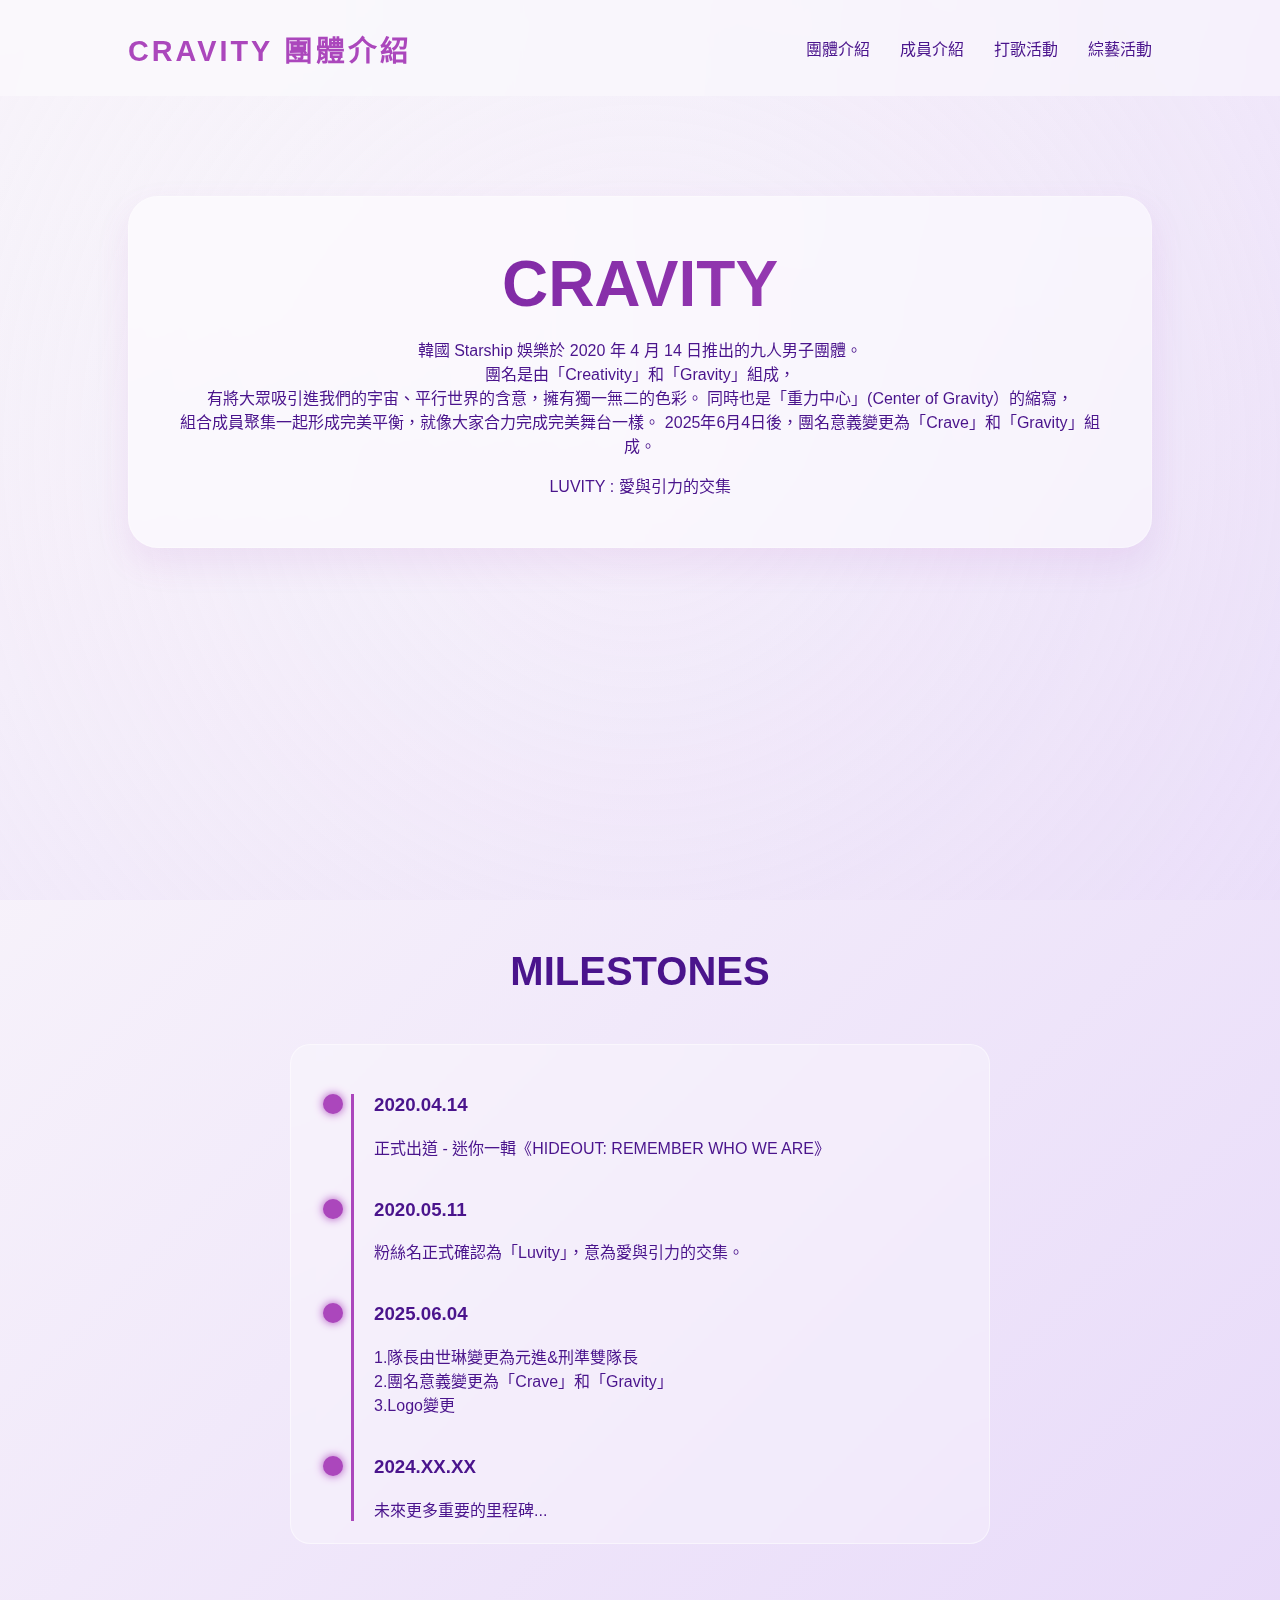
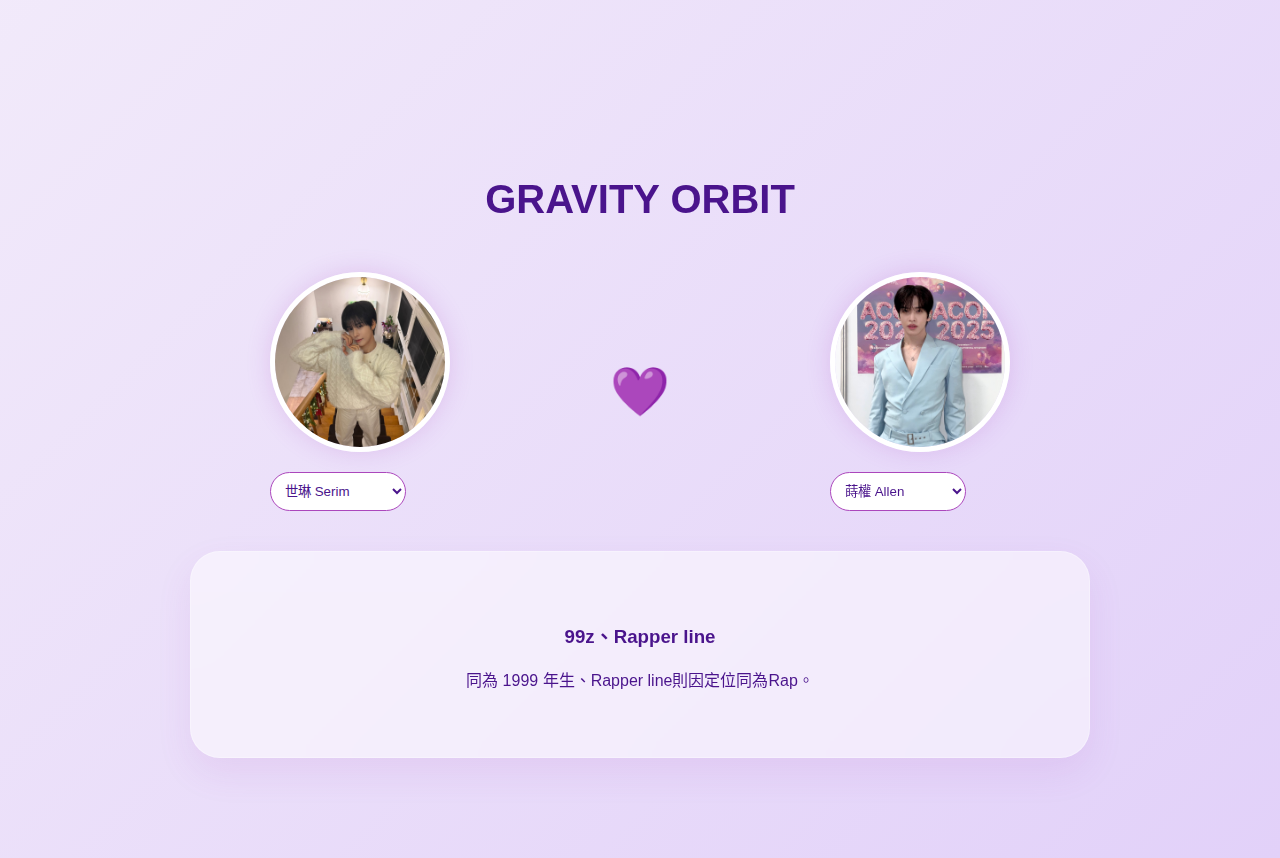
<file: index.html>
<!DOCTYPE html>
<html lang="zh-TW">
<head>
    <meta charset="UTF-8">
    <meta name="viewport" content="width=device-width, initial-scale=1.0">
    <title>CRAVITY | Home</title>
    <link rel="stylesheet" href="style.css">
</head>
<body>

    <div class="stars"></div>

  <nav>
        <div class="logo">CRAVITY 團體介紹</div>
        <ul>
            <li><a href="index.html">團體介紹</a></li>
	        <li><a href="members.html">成員介紹</a></li>
            <li><a href="discography.html">打歌活動</a></li>
            <li><a href="variety.html">綜藝活動</a></li>
        </ul>
    </nav>

    <header id="intro" class="section hero">
        <div class="glass-card">
            <h1>CRAVITY</h1>
            <p class="description">
                韓國 Starship 娛樂於 2020 年 4 月 14 日推出的九人男子團體。<br>
                團名是由「Creativity」和「Gravity」組成，<br>
                有將大眾吸引進我們的宇宙、平行世界的含意，擁有獨一無二的色彩。
                同時也是「重力中心」(Center of Gravity）的縮寫，<br>
                組合成員聚集一起形成完美平衡，就像大家合力完成完美舞台一樣。
                2025年6月4日後，團名意義變更為「Crave」和「Gravity」組成。
            </p>
            <div class="fandom">LUVITY : 愛與引力的交集</div>
        </div>
    </header>

   <section id="events" class="section">
    <h2 class="section-title">MILESTONES</h2>
    
    <div class="timeline-container">
        <div class="timeline">
             <div class="timeline-item">
                <div class="timeline-dot"></div>
                <div class="timeline-content">
                    <h3>2020.04.14</h3>
                    <p>正式出道 - 迷你一輯《HIDEOUT: REMEMBER WHO WE ARE》</p>
                </div>
            </div>
            <div class="timeline-item">
                <div class="timeline-dot"></div>
                <div class="timeline-content">
                    <h3>2020.05.11</h3>
                    <p>粉絲名正式確認為「Luvity」，意為愛與引力的交集。</p>
                </div>
            </div>
            <div class="timeline-item">
                <div class="timeline-dot"></div>
                <div class="timeline-content">
                    <h3>2025.06.04</h3>
                    <p>1.隊長由世琳變更為元進&刑準雙隊長<br>
                    2.團名意義變更為「Crave」和「Gravity」<br>
                    3.Logo變更</p>
                </div>
            </div>
            <div class="timeline-item">
                <div class="timeline-dot"></div>
                <div class="timeline-content">
                    <h3>2024.XX.XX</h3>
                    <p>未來更多重要的里程碑...</p>
                </div>
            </div>
        </div>
    </div>
</section>
    <section id="cp-zone" class="section cp-section">
        <h2 class="section-title">GRAVITY ORBIT</h2>
        <div class="cp-container">
            <div class="cp-picker">
    <div class="member-box">
        <div class="circle-frame">
            <img id="left-img" src="" alt="Member Left">
        </div>
        <select id="left-select" onchange="handleLeftChange()"></select> 
    </div>

    <div class="plus-sign">💜</div>

    <div class="member-box">
        <div class="circle-frame">
            <img id="right-img" src="" alt="Member Right">
        </div>
        <select id="right-select" onchange="updateCP()"></select>
    </div>
</div>

            <div class="cp-display glass-card">
                <h3 id="cp-name">選擇兩位成員</h3>
                <p id="cp-desc">探索他們之間的化學反應...</p>
            </div>
        </div>
    </section>

    <script>
const members = [
    { id: "serim", name: "世琳 Serim", img: "images/serim.jpg" },
    { id: "allen", name: "蒔權 Allen", img: "images/allen.jpg" },
    { id: "jungmo", name: "廷謨 Jungmo", img: "images/jungmo.jpg" },
    { id: "woobin", name: "宇璸 Woobin", img: "images/woobin.jpg" },
    { id: "wonjin", name: "元進 Wonjin", img: "images/wonjin.jpg" },
    { id: "minhee", name: "珉熙 Minhee", img: "images/minhee.jpg" },
    { id: "hyeongjun", name: "刑準 Hyeongjun", img: "images/hyeongjun.jpg" },
    { id: "taeyoung", name: "太榮 Taeyoung", img: "images/taeyoung.jpg" },
    { id: "sungmin", name: "性珉 Sungmin", img: "images/sungmin.jpg" }
];

const cpData = {
    // A 字頭
    "allen-hyeongjun": { name: "艾刑/Alhyung", desc: "名字組合。" },
    "allen-jungmo": { name: "艾謨/Almo", desc: "名字組合，VITY PARK第一集使用的隊名。" },
    "allen-minhee": { name: "積極z、尷尬z", desc: "在節目曾被成員戲稱是尷尬的關係。" },
    "allen-serim": { name: "99z、Rapper line", desc: "同為 1999 年生、Rapper line則因定位同為Rap。" },
    "allen-sungmin": { name: "Healingz/治癒z", desc: "溫暖人心的組合。" },
    "allen-taeyoung": { name: "倫太", desc: "名字組合。" },
    "allen-wonjin": { name: "明太魚z", desc: "同為厚嘴唇，像明太魚一樣。" },
    "allen-woobin": { name: "Rupeng", desc: "Ruby與企鵝(Penguin)。" },

    // H 字頭
    "hyeongjun-jungmo": { name: "嘟囔z", desc: "因講話都會嘟嘟囔囔的說不清楚。" },
    "hyeongjun-minhee": { name: "狗狗z、02z", desc: "同為狗塑，珉熙為馬爾濟斯，刑準為巧克力貴賓，02z則因同為2002年生。" },
    "hyeongjun-serim": { name: "世宋世宋", desc: "名字組合。" },
    "hyeongjun-sungmin": { name: "枕頭z", desc: "曾在CRAVITY PARK中出現了關於丟枕頭的對話而誕生的組合名。" },
    "hyeongjun-taeyoung": { name: "大眼z", desc: "眼睛都很大。" },
    "hyeongjun-wonjin": { name: "乒乓z", desc: "曾在節目中說彼此有如乒乓球一般你來我往的默契。" },
    "hyeongjun-woobin": { name: "Honeyz", desc: "宇璸是甜美蜜嗓，刑準是統營蜂蜜麵包。" },

    // J 字頭
    "jungmo-minhee": { name: "米尼謨/Minimo", desc: "名字組合。" },
    "jungmo-serim": { name: "炸豬排z", desc: "因世琳曾連續一周陪廷謨吃炸豬排。" },
    "jungmo-sungmin": { name: "咚具z", desc: "性珉的愛稱「咚」與廷謨名字的組合。" },
    "jungmo-taeyoung": { name: "永久z/榮具z、貓貓z", desc: "韓文中榮具與永久同音，取自兩人名字，貓貓z則因同為貓塑組合。" },
    "jungmo-wonjin": { name: "Tomatoz/番茄z", desc: "元進不喜歡吃番茄，廷謨說會幫他吃掉。" },
    "jungmo-woobin": { name: "00z、B型z", desc: "同為 2000 年生，B型z則因同為 B 型血。" },

    // M 字頭
    "minhee-serim": { name: "啾啾z", desc: "源自韓文的狗狗主人견주與瑪爾濟斯말티쥬，指在活潑好動的瑪爾濟斯狀態的珉熙與像主人一樣制服他的世琳。" },
    "minhee-sungmin": { name: "Miniz", desc: "名字組合。" },
    "minhee-taeyoung": { name: "ABz", desc: "同為 AB 型血。" },
    "minhee-wonjin": { name: "棒球z、Minionz/小小兵z", desc: "都喜歡打棒球，Minionz/小小兵z則為名字組合。" },
    "minhee-woobin": { name: "冬季z", desc: "一起翻唱EXO的〈12月的奇蹟〉。" },

    // S 字頭
    "serim-sungmin": { name: "大忙z", desc: "團內年紀最大與最小的組合。" },
    "serim-taeyoung": { name: "玫瑰z", desc: "兩人都非常喜歡玫瑰。" },
    "serim-wonjin": { name: "大王泡泡糖z", desc: "대지즈原意為「大王口香糖」之縮寫，指兩人都喜歡黏著成員們。" },
    "serim-woobin": { name: "熱帶雨林z/雨林z", desc: "名字組合。" },
    "sungmin-taeyoung": { name: "忙內z、03z", desc: "同為 2003 年生，隊內最小。" },
    "sungmin-wonjin": { name: "O型z", desc: "同為 O 型血。" },
    "sungmin-woobin": { name: "米其林z", desc: "大廚宇璸與美食家性珉，在直播中由粉絲決定的名字。" },

    // T 字頭
    "taeyoung-wonjin": { name: "淘氣鬼z", desc: "隊內最調皮的組合。" },
    "taeyoung-woobin": { name: "波永/補染", desc: "CRAVITY PARK EP.1所抽到的單詞。" },

    // W 字頭
    "wonjin-woobin": { name: "風倍清z/音倍清z", desc: "探索中。" }
};

// 初始化
window.onload = () => {
    initLeftSelect();
    handleLeftChange(); // 初始化右邊選單
};

// 1. 生成左邊所有成員
function initLeftSelect() {
    const leftSelect = document.getElementById('left-select');
    members.forEach(m => {
        let opt = new Option(m.name, m.id);
        leftSelect.add(opt);
    });
}

// 2. 當左邊改變：更新左圖，並重新生成「過濾後」的右邊選單
function handleLeftChange() {
    const leftVal = document.getElementById('left-select').value;
    const rightSelect = document.getElementById('right-select');
    
    // 更新左圖
    document.getElementById('left-img').src = members.find(m => m.id === leftVal).img;

    // 清空並重新生成右邊（排除左邊選中的人）
    const currentRightVal = rightSelect.value; 
    rightSelect.innerHTML = "";
    
    members.filter(m => m.id !== leftVal).forEach(m => {
        let opt = new Option(m.name, m.id);
        rightSelect.add(opt);
    });

    // 盡量保留原本右邊選的人
    if (currentRightVal && currentRightVal !== leftVal) {
        rightSelect.value = currentRightVal;
    }

    updateCP();
}

// 3. 更新右圖與 CP 文字
function updateCP() {
    const left = document.getElementById('left-select').value;
    const right = document.getElementById('right-select').value;
    
    // 更新右邊頭像 (這部分維持原樣)
    const rightMember = members.find(m => m.id === right);
    if (rightMember) {
        document.getElementById('right-img').src = rightMember.img;
    }

    const cpName = document.getElementById('cp-name');
    const cpDesc = document.getElementById('cp-desc');

    // --- 排序 Key ---
    const key = [left, right].sort().join('-'); 
    console.log("當前組合 Key:", key); // 可以在控制台檢查組合名稱

    if (cpData[key]) {
        cpName.innerText = cpData[key].name;
        cpDesc.innerText = cpData[key].desc;
    } else {
        cpName.innerText = "探索中";
        cpDesc.innerText = "這兩位成員正展現著獨特的化學反應！";
    }
}
</script>
</body>

</html>
</file>
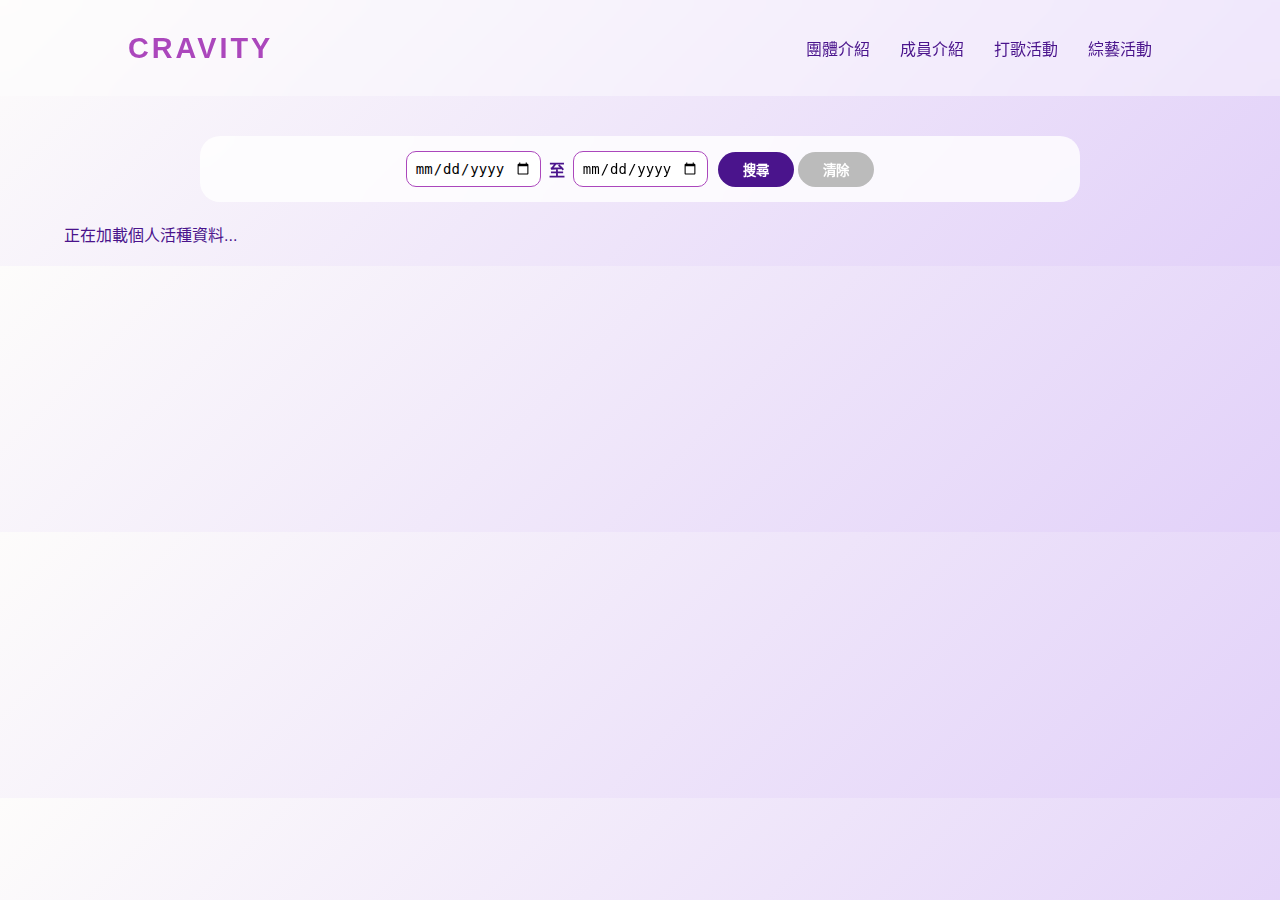
<file: activity_member.html>
<!DOCTYPE html>
<html lang="zh-TW">
<head>
    <meta charset="UTF-8">
    <meta name="viewport" content="width=device-width, initial-scale=1.0">
    <title>CRAVITY | 個人活動</title>
    <link rel="stylesheet" href="style.css">
    <style>
        /* 基礎佈局 */
        .container { padding: 20px 5%; max-width: 1400px; margin: 0 auto; }
        
        /* 搜尋區塊 */
        .search-container {
            max-width: 880px;
            margin: 20px auto;
            padding: 15px 25px;
            background: rgba(255, 255, 255, 0.8);
            backdrop-filter: blur(10px);
            border-radius: 20px;
            display: flex;
            flex-wrap: wrap;
            justify-content: center;
            align-items: center;
            gap: 10px;
        }

        .search-group {
            display: flex;
            align-items: center;
            gap: 8px;
            flex-wrap: nowrap;
        }
        .search-group input[type="date"] {
            width: 135px; 
            padding: 8px;
            border-radius: 10px;
            border: 1px solid var(--main-purple);
            font-size: 14px;
        }
        .search-container input {
            padding: 8px 12px;
            border-radius: 10px;
            border: 1px solid var(--main-purple);
            outline: none;
        }
        .btn-search {
            padding: 8px 25px;
            background: var(--dark-purple);
            color: white;
            border: none;
            border-radius: 20px;
            cursor: pointer;
            font-weight: bold;
            transition: 0.3s;
        }

        /* 內容區塊 */
        .group-section { margin-bottom: 50px; position: relative; }
        .group-header { border-left: 6px solid var(--main-purple); padding-left: 15px; margin-bottom: 20px; }
        .group-title { font-size: 1.4rem; color: var(--dark-purple); margin: 0; }

        .slider-container {
            position: relative;
            width: 100%;
            padding: 0 10px; 
            box-sizing: border-box;
        }

        .cards-wrapper {
            display: flex; /* 恢復為 flex，這才能讓箭頭移動 */
            flex-direction: row;
            gap: 20px;
            overflow-x: auto;
            scroll-behavior: smooth;
            padding: 20px 5px;
            scrollbar-width: none;
            scroll-snap-type: x mandatory;
            width: 100%;
        }
        .cards-wrapper::-webkit-scrollbar { display: none; }

        .activity-card {
            flex: 0 0 calc((100% - 40px) / 3); 
            min-width: 280px;
            scroll-snap-align: start;
            background: rgba(255, 255, 255, 0.6);
            backdrop-filter: blur(15px);
            border-radius: 25px;
            border: 1px solid rgba(255, 255, 255, 0.4);
            box-shadow: 0 10px 30px rgba(0, 0, 0, 0.05);
            display: flex;
            flex-direction: column;
            overflow: hidden;
        }

        /* 照片容器優化 */
        .img-container {
            width: 100%;
            aspect-ratio: 16 / 9;
            background: #222;
            display: flex;
            align-items: center;
            justify-content: center;
            overflow: hidden;
            position: relative;
        }
        .img-blur-bg {
            position: absolute;
            width: 100%; height: 100%;
            background-size: cover;
            background-position: center;
            filter: blur(15px);
            opacity: 0.4;
            z-index: 1;
        }
        .act-img {
            position: relative;
            z-index: 2;
            max-width: 100%;
            max-height: 100%;
            object-fit: contain;
        }

        .act-info { padding: 15px; flex-grow: 1; display: flex; flex-direction: column; gap: 8px; }
        .act-date { font-size: 0.8rem; color: #888; }
        .act-subtitle { font-weight: bold; color: var(--dark-purple); min-height: 2.8em; }
        .act-cast { font-size: 0.85rem; color: var(--main-purple); height: 2.5em; overflow: hidden; }

        .nav-arrow {
            position: absolute;
            top: 50%;
            transform: translateY(-50%);
            width: 48px;
            height: 48px;
            background: white;
            border: 2px solid var(--main-purple);
            color: var(--main-purple);
            border-radius: 50%;
            z-index: 99; /* 提高層級 */
              cursor: pointer;
            display: flex;
            align-items: center;
            justify-content: center;
            box-shadow: 0 4px 15px rgba(0,0,0,0.2);
            transition: 0.3s;
        }
        .nav-arrow:hover { background: var(--main-purple); color: white; }
        .nav-arrow.left { left: 5px; }
        .nav-arrow.right { right: 5px; }
        .btn-watch {
            display: block;
            text-align: center;
            padding: 12px;
            background: linear-gradient(135deg, #a29bfe, var(--main-purple));
            color: white !important;
            border-radius: 50px; 
            font-weight: bold;
            text-decoration: none;
            transition: all 0.3s ease;
            box-shadow: 0 4px 15px rgba(108, 92, 231, 0.2);
            margin-top: auto;
        }
        .btn-watch:hover {
            transform: translateY(-3px);
            box-shadow: 0 6px 20px rgba(108, 92, 231, 0.4);
            filter: brightness(1.1);
        }

        /* 手機版 RWD 修正 */
        @media (max-width: 768px) {
            .search-container {
                flex-direction: column;
                padding: 15px;
                gap: 12px;
            }
            .search-group {
                display: flex;
                align-items: center;
                justify-content: space-between;
                gap: 5px;
            }
            .search-group input { flex: 1;font-size: 14px; }
            .search-group input[type="date"] { width: 125px; }
            .btn-search { flex: 1;padding: 10px 0; }
            .search-buttons {
                display: flex;
                gap: 8px;
            }
            .nav { flex-direction: column !important; padding: 10px 0; }
            .nav ul { 
                flex-direction: row !important; 
                overflow-x: auto; 
                width: 100%; 
                justify-content: flex-start; 
                padding: 10px 20px;
                gap: 15px;
            }
            .nav ul li a { white-space: nowrap; font-size: 14px; }
            .slider-container { padding: 0 10px; }
            .nav-arrow { 
                display: flex; 
                width: 35px;
                height: 35px;
                z-index: 100;
            }
            .nav-arrow.left { left: 2px; }
            .nav-arrow.right { right: 2px; }
            .activity-card {
                flex: 0 0 100%;
                scroll-snap-align: start;
            }
            .cards-wrapper { gap: 0; } 
        }
    </style>
</head>
<body>

<nav>
    <div class="logo" id="member-name-title">CRAVITY</div>
    <ul>
        <li><a href="index.html">團體介紹</a></li>
        <li><a href="members.html">成員介紹</a></li>
        <li><a href="discography.html">打歌活動</a></li>
        <li><a href="variety.html">綜藝活動</a></li>
    </ul>
</nav>

<div class="container">
    <div class="search-container">
        <div class="search-group">
            <input type="date" id="startDate">
            <span style="color:var(--dark-purple); font-weight:bold;">至</span>
            <input type="date" id="endDate">
        </div>
        <div class="search-buttons">
            <button class="btn-search" onclick="filterByDate()">搜尋</button>
            <button class="btn-search" style="background:#bbb;" onclick="resetSearch()">清除</button>
        </div>
    </div>
    <div id="activity-list">
        正在加載個人活種資料...
        </div>
</div>

<script>
    const urlParams = new URLSearchParams(window.location.search);
    const memberId = urlParams.get('member');
    const SCRIPT_URL = "https://script.google.com/macros/s/AKfycbxoOChbgdxhQb-iAwLewfnQgt8kdcBf_lww5VtlHzJxK1_Wuuzz6IxUxvtnAihK-nBD/exec";
    
    let allActivities = [];

    async function loadActivities() {
        if (!memberId) return;
        try {
            const response = await fetch(`${SCRIPT_URL}?type=activities&memberId=${memberId}`);
            const data = await response.json();
            
            allActivities = data.map(act => {
                let cleanDate = "";
                if (act.date) {
                    const d = new Date(act.date);
                    if (!isNaN(d.getTime())) {
                        const y = d.getFullYear();
                        const m = String(d.getMonth() + 1).padStart(2, '0');
                        const day = String(d.getDate()).padStart(2, '0');
                        cleanDate = `${y}-${m}-${day}`;
                    }
                }
                return { ...act, formattedDate: cleanDate, displayDate: cleanDate || "無日期" };
            });

            document.getElementById('member-name-title').innerText = memberId.toUpperCase() + " 活動紀錄";
            displayData(allActivities);
        } catch (err) {
            document.getElementById('activity-list').innerHTML = "<p style='text-align:center;'>資料加載失敗。</p>";
        }
    }

    function displayData(data) {
        if (data.length === 0) {
            document.getElementById('activity-list').innerHTML = "<p style='text-align:center;'>找不到活動紀錄。</p>";
            return;
        }
        const grouped = data.reduce((acc, act) => {
            if (!acc[act.title]) acc[act.title] = [];
            acc[act.title].push(act);
            return acc;
        }, {});
        renderUI(grouped);
    }

    function filterByDate() {
        const start = document.getElementById('startDate').value; 
        const end = document.getElementById('endDate').value;
        if (!start && !end) { displayData(allActivities); return; }
        const filtered = allActivities.filter(act => {
            if (!act.formattedDate) return false;
            if (start && end) return act.formattedDate >= start && act.formattedDate <= end;
            return act.formattedDate === (start || end);
        });
        displayData(filtered);
    }

    function resetSearch() {
        document.getElementById('startDate').value = "";
        document.getElementById('endDate').value = "";
        displayData(allActivities);
    }

    function renderUI(grouped) {
        const container = document.getElementById('activity-list');
        container.innerHTML = "";
        for (const title in grouped) {
            const section = document.createElement('div');
            section.className = 'group-section';
            const cardsHTML = grouped[title].map(act => {
                const safeImgUrl = act.imageUrl ? act.imageUrl.trim() : 'images/none.jpg';
                return `
                    <div class="activity-card">
                        <div class="img-container">
                            <div class="img-blur-bg" style="background-image: url('${safeImgUrl}')"></div>
                            <img src="${safeImgUrl}" class="act-img" onerror="this.src='images/none.jpg';">
                        </div>
                        <div class="act-info">
                            <div class="act-date">${act.displayDate}</div>
                            <div class="act-subtitle">${act.subTitle}</div>
                            <div class="act-cast">參與：${act.cast}</div>
                            <a href="${act.link}" target="_blank" class="btn-watch">觀看連結</a>
                        </div>
                    </div>`;
            }).join('');

            section.innerHTML = `
                <div class="group-header"><h2 class="group-title">${title}</h2></div>
                <div class="slider-container">
                    <button class="nav-arrow left" onclick="scrollSlider(this, -1)">❮</button>
                    <div class="cards-wrapper">${cardsHTML}</div>
                    <button class="nav-arrow right" onclick="scrollSlider(this, 1)">❯</button>
                </div>`;
            container.appendChild(section);
        }
    }

    function scrollSlider(btn, direction) {
    const wrapper = btn.parentElement.querySelector('.cards-wrapper');
    const scrollAmount = wrapper.offsetWidth * 0.8;
    wrapper.scrollBy({ 
        left: direction * scrollAmount, 
        behavior: 'smooth' 
    });
}

    loadActivities();
</script>
</body>
</html>
</file>
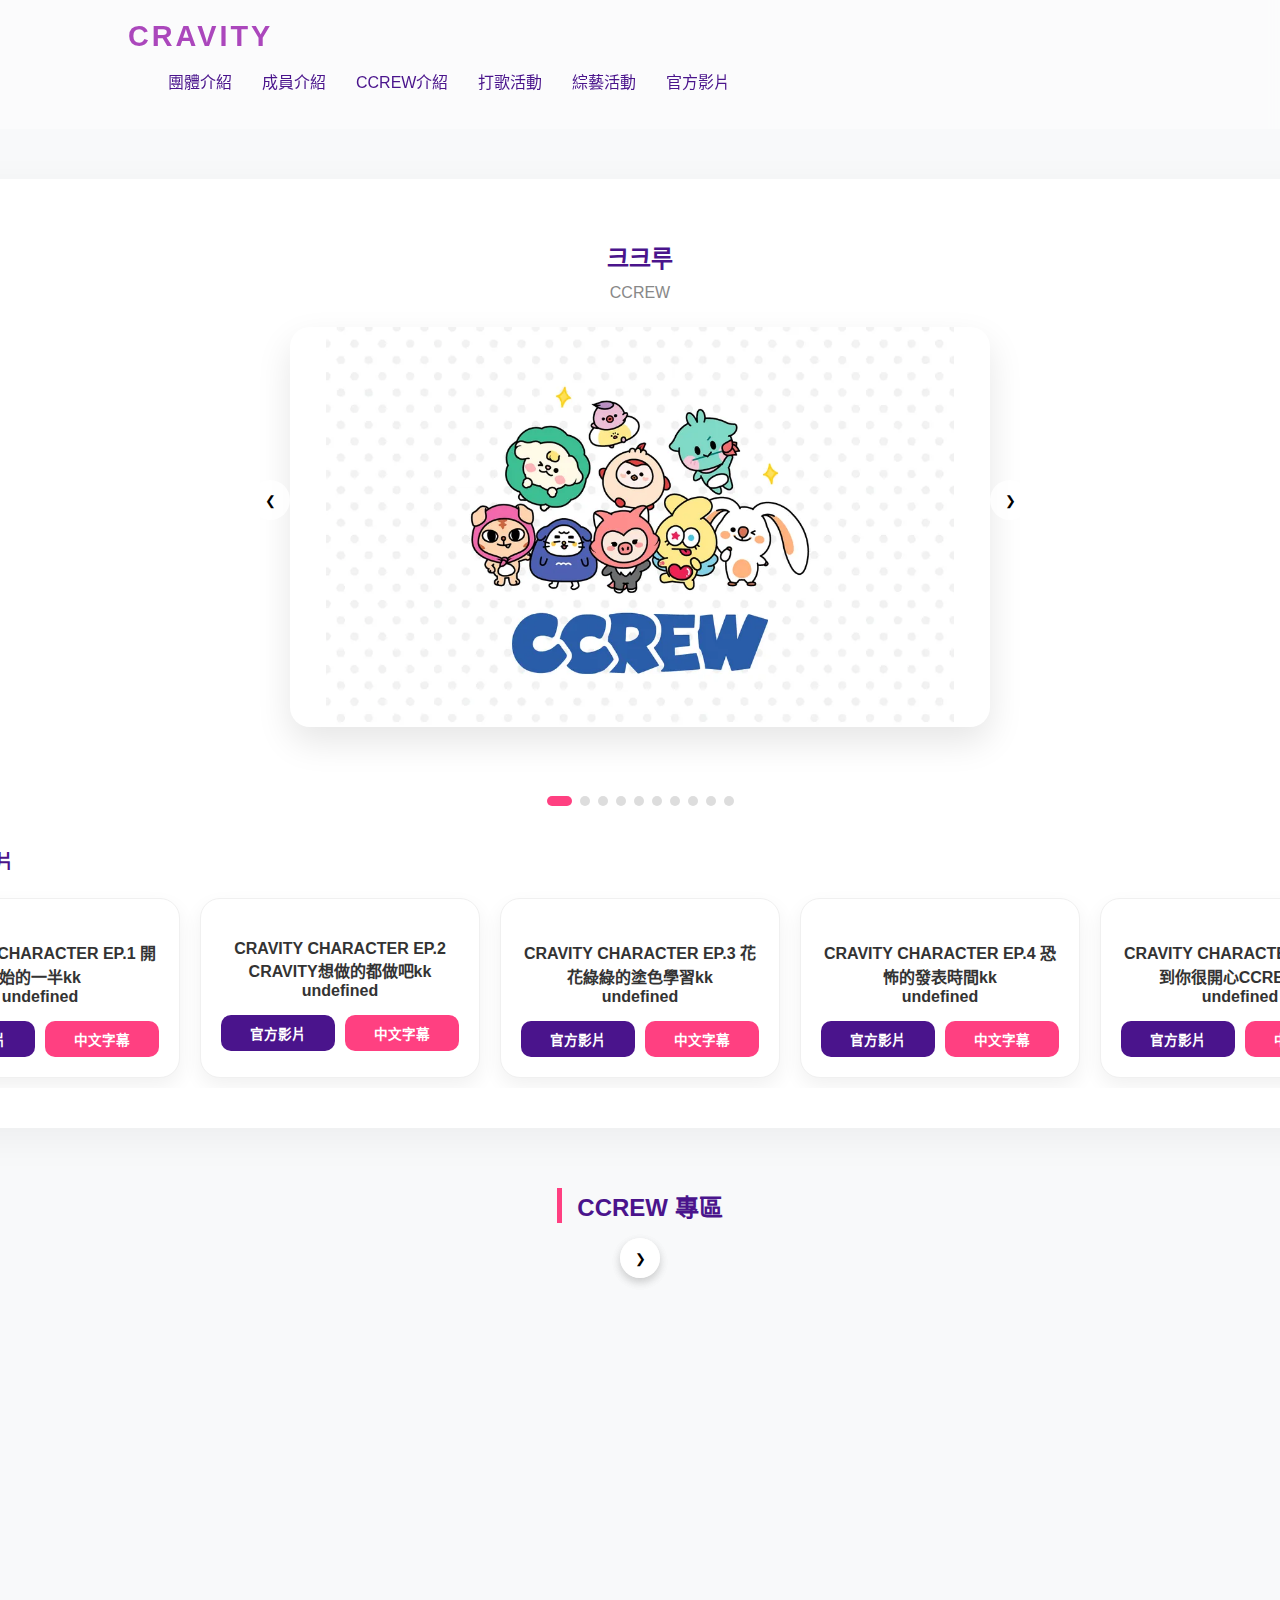
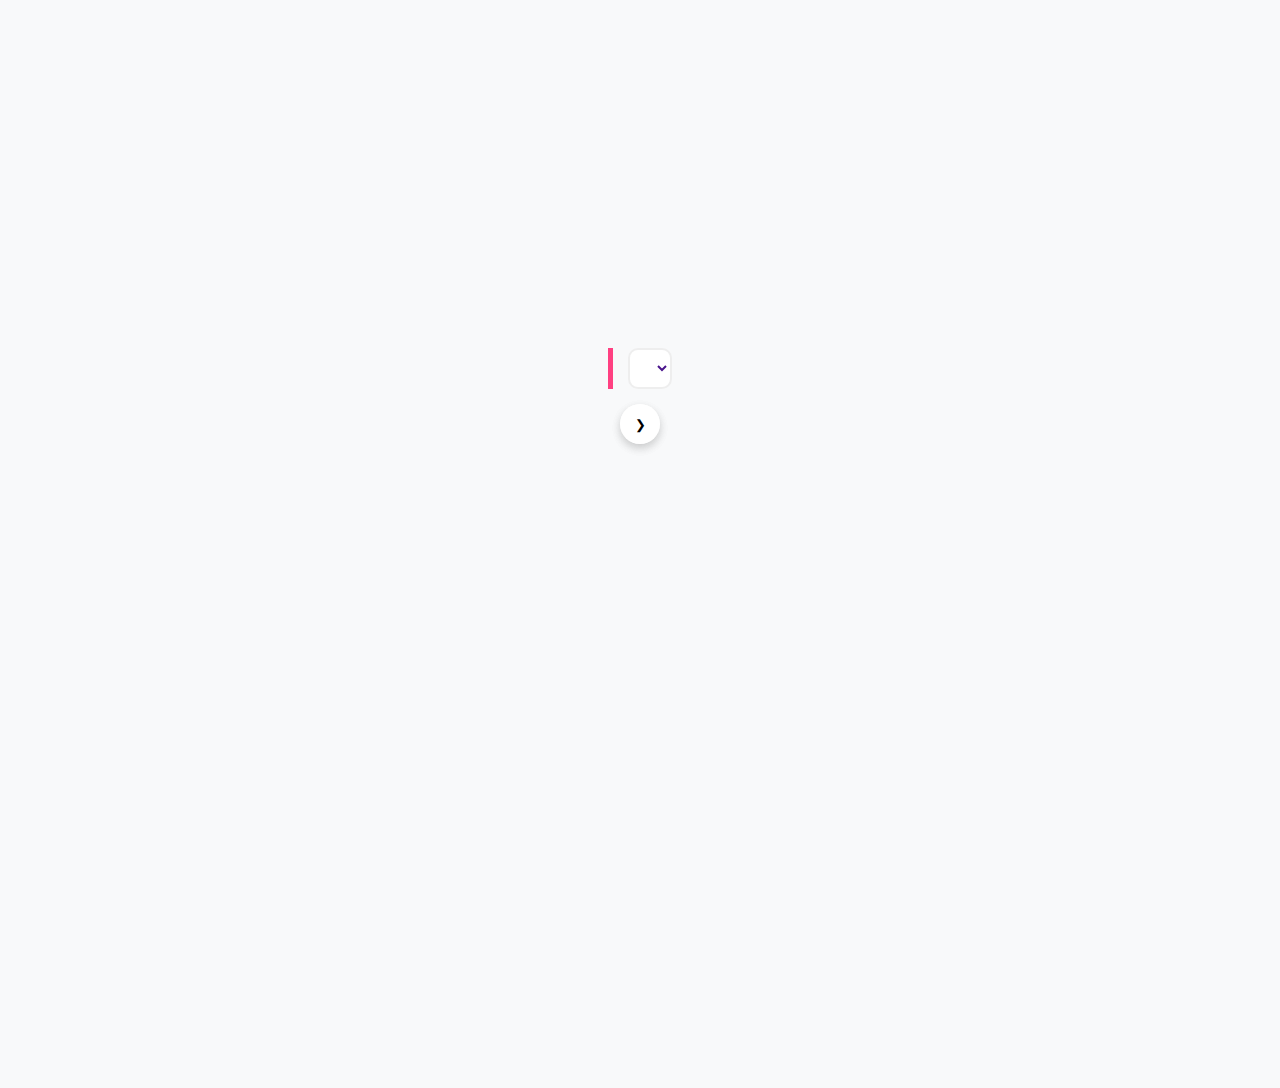
<file: ccrew.html>
<!DOCTYPE html>
<html lang="zh-TW">

<head>
    <meta charset="UTF-8">
    <meta name="viewport" content="width=device-width, initial-scale=1.0">
    <title>CRAVITY | CCREW 介紹</title>
    <link rel="stylesheet" href="style.css">
    <style>
        :root {
            --dark-purple: #4a148c;
            --main-pink: #ff4081;
            --nav-height: 50px;
        }

        body {
            margin: 0;
            background: #f8f9fa;
            font-family: "Microsoft JhengHei", sans-serif;
            color: #333;
        }

        .main-content {
            padding-top: calc(var(--nav-height));
        }

        .section {
            max-width: 900px;
            margin: 0 auto 40px;
            padding: 0 5px;
            position: relative;
        }

        /* 第一區塊樣式修正 */
        .intro-card {
            background: #fff;
            border-radius: 30px;
            padding: 40px;
            box-shadow: 0 10px 40px rgba(0, 0, 0, 0.05);
            text-align: center;
            overflow: hidden;
        }

        .ccrew-title-group h1 {
            color: var(--dark-purple);
            font-size: 1.5rem;
            margin: 0;
        }

        .ccrew-title-group .korean {
            color: #888;
            font-size: 1rem;
            margin: 10px 0 25px;
        }

        .main-img-container img {
            width: 100%;
            max-width: 700px;
            border-radius: 20px;
            box-shadow: 0 15px 35px rgba(0, 0, 0, 0.1);
            margin-bottom: 30px;
        }

        /* 通用滑動容器 */
        .slider-wrapper {
            position: relative;
            display: flex;
            align-items: center;
            margin: 0 -10px;
        }

        .card-grid {
            display: flex;
            flex-wrap: nowrap;
            gap: 20px;
            padding: 10px;
            overflow-x: auto;
            scroll-snap-type: x mandatory;
            width: 100%;
            -ms-overflow-style: none;
            scrollbar-width: none;
        }

        .card-grid::-webkit-scrollbar {
            display: none;
        }

        /* 影片卡片樣式 (針對第一區塊) */
        .video-card {
            flex: 0 0 220px;
            background: #fdfdfd;
            padding: 20px;
            border-radius: 20px;
            border: 1px solid #eee;
            scroll-snap-align: start;
            text-align: center;
        }

        .video-card .ep-name {
            display: block;
            margin-bottom: 15px;
            font-weight: bold;
            color: var(--dark-purple);
        }

        /* 一般資料卡片樣式 */
        .ccrew-card {
            flex: 0 0 280px;
            background: white;
            border-radius: 20px;
            overflow: hidden;
            box-shadow: 0 8px 20px rgba(0, 0, 0, 0.06);
            transition: 0.3s;
            border: 1px solid #f0f0f0;
            scroll-snap-align: start;
        }

        .ccrew-card img {
            width: 100%;
            height: 200px;
            object-fit: cover;
        }

        .card-body {
            padding: 15px;
            text-align: left;
        }

        .btn-group {
            display: flex;
            flex-direction: row;
            /* 確保是水平 */
            justify-content: center;
            /* 居中對齊 */
            gap: 10px;
            /* 按鈕之間的間距 */
            margin-top: 15px;
        }

        .btn-video {
            text-decoration: none;
            padding: 8px 15px;
            /* 稍微縮小左右內距，確保在小卡片裡塞得下 */
            border-radius: 10px;
            font-size: 0.85rem;
            /* 字體微調 */
            font-weight: bold;
            color: white;
            transition: 0.3s;
            white-space: nowrap;
            /* 確保文字不會自動換行 */
            flex: 1;
            /* 讓兩個按鈕平分寬度，看起來會很整齊 */
            text-align: center;
        }

        .btn-official {
            background: var(--dark-purple);
        }

        .btn-sub {
            background: var(--main-pink);
        }

        .arrow-btn {
            background: white;
            border: none;
            border-radius: 50%;
            width: 40px;
            height: 40px;
            box-shadow: 0 4px 10px rgba(0, 0, 0, 0.1);
            cursor: pointer;
            position: absolute;
            z-index: 10;
            display: flex;
            align-items: center;
            justify-content: center;
        }

        .arrow-btn.left {
            left: -10px;
        }

        .arrow-btn.right {
            right: -10px;
        }

        .custom-header {
            color: var(--dark-purple);
            border-left: 5px solid var(--main-pink);
            padding-left: 15px;
            margin-bottom: 25px;
            font-size: 1.5rem;
        }

        .styled-select {
            width: 100%;
            max-width: 400px;
            padding: 10px;
            border-radius: 10px;
            border: 2px solid #eee;
            font-weight: bold;
            color: var(--dark-purple);
        }

        /* 幻燈片容器 */
        .slider-container {
            position: relative;
            width: 100%;
            max-width: 800px;
            /* 稍微縮小一點讓視覺更集中 */
            margin: 0 auto;
            overflow: hidden;
            border-radius: 30px;
        }

        .slides {
            display: flex;
            transition: transform 0.5s ease-in-out;
        }

        .slide-item {
            min-width: 100%;
            box-sizing: border-box;
            padding: 20px;
        }

        /* 下方的分頁點點 */
        .slider-dots {
            display: flex;
            justify-content: center;
            gap: 8px;
            margin-top: 15px;
        }

        .dot {
            width: 10px;
            height: 10px;
            background: #ddd;
            border-radius: 50%;
            cursor: pointer;
            transition: 0.3s;
        }

        .dot.active {
            background: var(--main-pink);
            width: 25px;
            /* 啟動時變長，更有設計感 */
            border-radius: 5px;
        }

        /* 幻燈片專用大箭頭 */
        .hero-arrow {
            background: rgba(255, 255, 255, 0.8);
            border: none;
            width: 40px;
            height: 40px;
            border-radius: 50%;
            position: absolute;
            top: 50%;
            transform: translateY(-50%);
            cursor: pointer;
            z-index: 5;
            transition: 0.3s;
        }

        .hero-arrow:hover {
            background: var(--main-pink);
            color: white;
        }

        .hero-arrow.prev {
            left: 10px;
        }

        .hero-arrow.next {
            right: 10px;
        }

        @media (max-width: 768px) {
            .arrow-btn {
                display: none;
            }
        }
    </style>
</head>

<body>
    <nav>
        <div class="nav-container">
            <div class="logo">CRAVITY</div>
            <div class="menu-toggle" id="mobile-menu">
                <span class="bar"></span>
                <span class="bar"></span>
                <span class="bar"></span>
            </div>
            <ul class="nav-menu">
                <li><a href="index.html">團體介紹</a></li>
                <li><a href="members.html">成員介紹</a></li>
                <li><a href="ccrew.html">CCREW介紹</a></li>
                <li><a href="discography.html">打歌活動</a></li>
                <li><a href="variety.html">綜藝活動</a></li>
                <li><a href="official.html">官方影片</a></li>
            </ul>
        </div>
    </nav>
    <div class="main-content">
        <section class="section">
            <div class="intro-card" id="intro-target"></div>
        </section>

        <section class="section">
            <h2 class="custom-header">CCREW 專區</h2>
            <div class="slider-wrapper">
                <button class="arrow-btn left" onclick="scrollGrid('category-grid', -300)">❮</button>
                <div id="category-grid" class="card-grid"></div>
                <button class="arrow-btn right" onclick="scrollGrid('category-grid', 300)">❯</button>
            </div>
        </section>

        <section class="section">
            <h2 class="custom-header">
                <select id="from-picker" class="styled-select" onchange="handleFromFilter()"></select>
            </h2>
            <div class="slider-wrapper">
                <button class="arrow-btn left" onclick="scrollGrid('filter-grid', -300)">❮</button>
                <div id="filter-grid" class="card-grid"></div>
                <button class="arrow-btn right" onclick="scrollGrid('filter-grid', 300)">❯</button>
            </div>
        </section>
    </div>

    <script>
        const ccrewData = [
            { enName: "CCREW", krName: "크크루", photo: "images/ccrew_main.webp" },
            { enName: "Woolpi", krName: "울피", photo: "images/ccrew_woolpi.webp" },
            { enName: "Queeni", krName: "귄이", photo: "images/ccrew_queeni.webp" },
            { enName: "Rangmo", krName: "랑모", photo: "images/ccrew_rangmo.webp" },
            { enName: "Wookka", krName: "우카", photo: "images/ccrew_wooka.webp" },
            { enName: "Dakong", krName: "다콩", photo: "images/ccrew_dakong.webp" },
            { enName: "Kangmong", krName: "강몽이", photo: "images/ccrew_kangmong.webp" },
            { enName: "Teori", krName: "터리", photo: "images/ccrew_teori.webp" },
            { enName: "Yong-T", krName: "용티", photo: "images/ccrew_yongT.webp" },
            { enName: "Tommy", krName: "토미", photo: "images/ccrew_tommy.webp" },
        ];
        const introduceData = [
            { name: "CRAVITY CHARACTER EP.1 開始的一半kk", official: "https://youtu.be/K5bzgNl9I8M?si=9BhXEGdlHVED-9Y3", sub: "https://www.bilibili.com/video/BV1Mv4y1Q7B9/?share_source=copy_web" },
            { name: "CRAVITY CHARACTER EP.2 CRAVITY想做的都做吧kk", official: "https://youtu.be/pScPaGtksW8?si=RHKJONeljaRQsT35", sub: "https://www.bilibili.com/video/BV14A411X7TQ/?share_source=copy_web" },
            { name: "CRAVITY CHARACTER EP.3 花花綠綠的塗色學習kk", official: "https://youtu.be/R73igpTiZb8?si=DuosE7GY3cM_8950", sub: "https://www.bilibili.com/video/BV1HR4y1r7ct/?share_source=copy_web" },
            { name: "CRAVITY CHARACTER EP.4 恐怖的發表時間kk", official: "https://youtu.be/iewfZbd3lyY?si=X6-9lYiPf0e0hd5N", sub: "https://www.bilibili.com/video/BV1q3411e738/?share_source=copy_web" },
            { name: "CRAVITY CHARACTER EP.5 見到你很開心CCREW kk", official: "https://youtu.be/jBhMxsiD_SE?si=isrHA3C5BSGxvD-C", sub: "https://www.bilibili.com/video/BV1k14y137nv/?share_source=copy_web" }
        ];

        const SCRIPT_URL = "https://script.google.com/macros/s/AKfycbxoOChbgdxhQb-iAwLewfnQgt8kdcBf_lww5VtlHzJxK1_Wuuzz6IxUxvtnAihK-nBD/exec";
        let rawSheetData = [];

        window.onload = async function () {
            renderIntroSection();
            await fetchAllData();
        };

        let currentSlide = 0;
        let slideInterval;

        // 初始化渲染
        function renderIntroSection() {
            const target = document.getElementById('intro-target');

            // 生成幻燈片 HTML
            const slidesHtml = ccrewData.map(item => `
        <div class="slide-item">
            <div class="ccrew-title-group">
                <h1>${item.krName}</h1>
                <p class="korean">${item.enName}</p>
            </div>
            <div class="main-img-container">
                <img src="${item.photo}" style="width:100%; max-height:400px; object-fit:contain;" onerror="this.src='images/none.jpg'">
            </div>
        </div>
    `).join('');

            // 生成點點 HTML
            const dotsHtml = ccrewData.map((_, i) => `
        <span class="dot ${i === 0 ? 'active' : ''}" onclick="goToSlide(${i})"></span>
    `).join('');

            target.innerHTML = `
        <div class="slider-container">
            <button class="hero-arrow prev" onclick="moveSlide(-1)">❮</button>
            <div class="slides" id="main-slides">${slidesHtml}</div>
            <button class="hero-arrow next" onclick="moveSlide(1)">❯</button>
        </div>
        <div class="slider-dots">${dotsHtml}</div>
        
        <h3 style="color:var(--dark-purple); text-align:left; margin: 40px 0 15px;">製作系列影片</h3>
        <div class="slider-wrapper">
            <button class="arrow-btn left" onclick="scrollGrid('intro-video-grid', -250)">❮</button>
            <div id="intro-video-grid" class="card-grid">${renderVideoCards()}</div>
            <button class="arrow-btn right" onclick="scrollGrid('intro-video-grid', 250)">❯</button>
        </div>
    `;

            startAutoPlay();
        }

        // 渲染影片卡片的輔助函式 (保持你原本好的邏輯)
        function renderVideoCards() {
            return introduceData.map(v => `
        <div class="ccrew-card" style="flex: 0 0 280px; padding: 20px;"> <div class="card-body" style="padding:0;">
                <h4 style="margin-bottom:15px; text-align:center;">${v.name}<br>${v.ep}</h4>
                <div class="btn-group">
                    <a href="${v.official}" target="_blank" class="btn-video btn-official">官方影片</a>
                    <a href="${v.sub}" target="_blank" class="btn-video btn-sub">中文字幕</a>
                </div>
            </div>
        </div>
    `).join('');
        }

        // 幻燈片控制邏輯
        function updateSlidePosition() {
            const slides = document.getElementById('main-slides');
            const dots = document.querySelectorAll('.dot');

            slides.style.transform = `translateX(-${currentSlide * 100}%)`;

            dots.forEach((dot, index) => {
                dot.classList.toggle('active', index === currentSlide);
            });
        }

        function moveSlide(step) {
            currentSlide = (currentSlide + step + ccrewData.length) % ccrewData.length;
            updateSlidePosition();
            resetTimer();
        }

        function goToSlide(index) {
            currentSlide = index;
            updateSlidePosition();
            resetTimer();
        }

        function startAutoPlay() {
            slideInterval = setInterval(() => moveSlide(1), 5000); // 5秒換一張
        }

        function resetTimer() {
            clearInterval(slideInterval);
            startAutoPlay();
        }

        async function fetchAllData() {
            try {
                const res = await fetch(`${SCRIPT_URL}?type=ccrew`);
                rawSheetData = await res.json();
                renderCategoryItems();
                setupFromDropdown();
            } catch (e) { console.error("失敗", e); }
        }

        function renderCategoryItems() {
            const grid = document.getElementById('category-grid');
            const filtered = rawSheetData.filter(item => item.Category === 'CCREW');
            grid.innerHTML = filtered.map(item => createCardTemplate(item)).join('');
        }

        function setupFromDropdown() {
            const select = document.getElementById('from-picker');
            const fromList = [...new Set(rawSheetData.map(item => item.From))].filter(f => f);

            fromList.forEach(from => {
                const opt = document.createElement('option');
                opt.value = from; opt.textContent = from;
                select.appendChild(opt);
            });

            // 解決問題 2：預設顯示第一筆活動資料
            if (fromList.length > 0) {
                select.value = fromList[0];
                handleFromFilter();
            }
        }

        function handleFromFilter() {
            const selectedFrom = document.getElementById('from-picker').value;
            const grid = document.getElementById('filter-grid'); // 解決問題 1：使用正確的 ID
            if (!selectedFrom) { grid.innerHTML = ""; return; }
            const filtered = rawSheetData.filter(item => item.From === selectedFrom);
            grid.innerHTML = filtered.map(item => createCardTemplate(item)).join('');
        }

        function createCardTemplate(item) {
            return `
                <div class="ccrew-card">
                    <img src="images/${item.imageUrl}" onerror="this.src='images/none.jpg'">
                    <div class="card-body">
                        <h4>${item.Name}</h4>
                        <div class="card-meta">📅 ${item.date}</div>
                        <div class="card-meta">📍 ${item.From}</div>
                    </div>
                </div>
            `;
        }

        function scrollGrid(gridId, distance) {
            document.getElementById(gridId).scrollBy({ left: distance, behavior: 'smooth' });
        }
        function scrollSlider(btn, dir) {
            const wrapper = btn.parentElement.querySelector('.cards-wrapper');
            wrapper.scrollBy({ left: dir * (wrapper.offsetWidth * 0.8), behavior: 'smooth' });
        }
        const menu = document.querySelector('#mobile-menu');
        const menuLinks = document.querySelector('.nav-menu');

        menu.addEventListener('click', function () {
            menu.classList.toggle('is-active');
            menuLinks.classList.toggle('active');
        });

        document.querySelectorAll('.nav-menu a').forEach(n => n.addEventListener('click', () => {
            menu.classList.remove('is-active');
            menuLinks.classList.remove('active');
        }));
    </script>
</body>

</html>
</file>
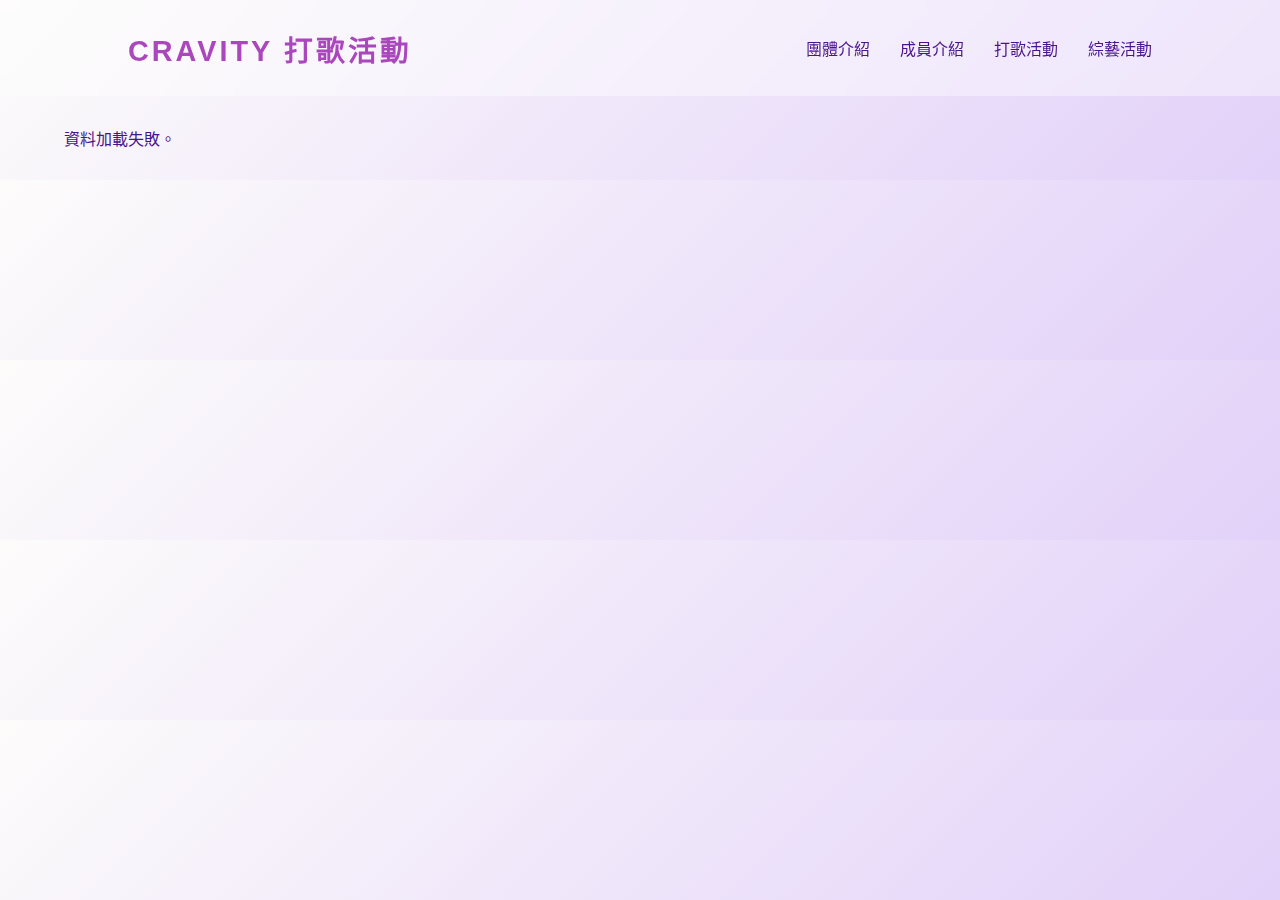
<file: discography.html>
<!DOCTYPE html>
<html lang="zh-TW">
<head>
    <meta charset="UTF-8">
    <meta name="viewport" content="width=device-width, initial-scale=1.0">
    <title>CRAVITY | 打歌活動</title>
    <link rel="stylesheet" href="style.css">
    <style>
        .container { padding: 30px 5%; max-width: 1400px; margin: 0 auto; }
        .song-group { margin-bottom: 60px; }
        .song-header {
            display: flex;
            align-items: baseline;
            gap: 15px;
            margin-bottom: 20px;
            border-left: 6px solid #ff4081;
            padding-left: 15px;
        }
        .song-title { font-size: 2rem; color: var(--dark-purple); margin: 0; }
        .album-name { font-size: 1.1rem; color: #888; font-weight: 500; }

        /* 滑動容器 */
        .slider-container { position: relative; width: 100%; }
        .cards-wrapper {
            display: flex;
            gap: 25px;
            overflow-x: auto;
            scroll-behavior: smooth;
            padding: 15px 5px;
            scrollbar-width: none;
            scroll-snap-type: x mandatory;
        }
        .cards-wrapper::-webkit-scrollbar { display: none; }

        /* 打歌舞台卡片 - 統一寬度與高度 */
        .stage-card {
            flex: 0 0 320px;
            min-width: 320px;
            background: rgba(255, 255, 255, 0.6);
            backdrop-filter: blur(15px);
            border-radius: 25px;
            border: 1px solid rgba(255, 255, 255, 0.4);
            overflow: hidden;
            box-shadow: 0 10px 30px rgba(0,0,0,0.05);
            display: flex;
            flex-direction: column;
            scroll-snap-align: start;
        }

        /* 圖片容器 - 比照個人活動：不裁切照片，加上模糊背景 */
        .img-container {
            width: 100%;
            aspect-ratio: 16 / 9;
            background: #222;
            display: flex;
            align-items: center;
            justify-content: center;
            position: relative;
            overflow: hidden;
        }
        .img-blur-bg {
            position: absolute;
            width: 100%; height: 100%;
            background-size: cover;
            background-position: center;
            filter: blur(15px);
            opacity: 0.4;
            z-index: 1;
        }
        .stage-img {
            position: relative;
            z-index: 2;
            max-width: 100%;
            max-height: 100%;
            object-fit: contain
        }

        .stage-info { padding: 20px; flex-grow: 1; display: flex; flex-direction: column; }
        .stage-date { font-size: 0.85rem; color: #666; margin-bottom: 5px; }
        .event-title { font-weight: bold; font-size: 1.2rem; margin-bottom: 5px; color: var(--dark-purple); min-height: 2.8em; }
        .stage-cast { font-size: 0.9rem; color: #ff4081; margin-bottom: 15px; }

        .btn-main-stage {
            display: block;
            text-align: center;
            background: #ff4081;
            color: white !important;
            padding: 10px;
            border-radius: 12px;
            font-weight: bold;
            text-decoration: none;
            margin-bottom: 15px;
            transition: 0.3s;
            margin-top: auto; /* 推到最底部 */
        }
        .btn-main-stage:hover { background: #e91e63; transform: scale(1.02); }

        /* 直拍區塊 */
        .fancam-section {
            border-top: 1px dashed rgba(0,0,0,0.1);
            padding-top: 15px;
            min-height: 80px;
        }
        .fancam-label { font-size: 0.8rem; font-weight: bold; color: #555; margin-bottom: 10px; }
        .fancam-list { display: flex; flex-wrap: wrap; gap: 8px; }
        .fancam-btn {
            font-size: 0.75rem;
            padding: 5px 12px;
            background: white;
            border: 1px solid #ff4081;
            color: #ff4081;
            border-radius: 20px;
            text-decoration: none;
            transition: 0.2s;
        }
        .fancam-btn:hover { background: #ff4081; color: white !important; }

        /* 導覽箭頭 */
        .nav-arrow {
            position: absolute;
            top: 50%;
            transform: translateY(-50%);
            width: 45px;
            height: 45px;
            background: white;
            border: none;
            border-radius: 50%;
            box-shadow: 0 4px 15px rgba(0,0,0,0.1);
            cursor: pointer;
            z-index: 10;
            color: #ff4081;
            display: flex;
            align-items: center;
            justify-content: center;
        }
        .nav-arrow.left { left: -20px; }
        .nav-arrow.right { right: -20px; }

        @media (max-width: 768px) {
            .nav-arrow { display: none; }
            .stage-card { flex: 0 0 85%; min-width: 280px; }
            .slider-container { padding: 0; }
            .cards-wrapper { gap: 15px; }
        }
    </style>
</head>
<body>

<nav>
    <div class="logo">CRAVITY 打歌活動</div>
    <ul>
        <li><a href="index.html">團體介紹</a></li>
        <li><a href="members.html">成員介紹</a></li>
        <li><a href="discography.html">打歌活動</a></li>
        <li><a href="variety.html">綜藝活動</a></li>
    </ul>
</nav>

<div class="container" id="discography-content">
    <p style="text-align: center; padding: 50px;">正在加載打歌資料...</p>
</div>

<script>
    const SCRIPT_URL = "https://script.google.com/macros/s/AKfycbxoOChbgdxhQb-iAwLewfnQgt8kdcBf_lww5VtlHzJxK1_Wuuzz6IxUxvtnAihK-nBD/exec";

    async function loadDiscography() {
        try {
            const response = await fetch(`${SCRIPT_URL}?type=discography`);
            const data = await response.json();

            if (!data || data.length === 0) {
                document.getElementById('discography-content').innerHTML = "<p style='text-align:center;'>目前尚無打歌資料。</p>";
                return;
            }

            const grouped = data.reduce((acc, item) => {
                if (!acc[item.song]) {
                    acc[item.song] = { album: item.album, stages: [] };
                }
                acc[item.song].stages.push(item);
                return acc;
            }, {});

            renderUI(grouped);
        } catch (err) {
            console.error("加載失敗:", err);
            document.getElementById('discography-content').innerHTML = "資料加載失敗。";
        }
    }

    function renderUI(grouped) {
        const container = document.getElementById('discography-content');
        container.innerHTML = "";

        for (const songTitle in grouped) {
            const songData = grouped[songTitle];
            const section = document.createElement('div');
            section.className = 'song-group';

            const stagesHTML = songData.stages.map(stage => {
                let dateStr = "無日期";
                if (stage.date) {
                    const d = new Date(stage.date);
                    if (!isNaN(d.getTime())) {
                        dateStr = d.toISOString().split('T')[0];
                    }
                }

                let fancamsHTML = "";
                if (stage.fancams && stage.fancams.trim() !== "") {
                    const fanLinks = stage.fancams.split(',').map(pair => {
                        const match = pair.trim().match(/^([^:]+):(.+)$/);
                        if (match) {
                            const name = match[1].trim();
                            const url = match[2].trim();
                            return `<a href="${url}" target="_blank" class="fancam-btn">${name}</a>`;
                        }
                        return '';
                    }).join('');
                    
                    if(fanLinks) {
                        fancamsHTML = `
                            <div class="fancam-section">
                                <div class="fancam-label">成員直拍</div>
                                <div class="fancam-list">${fanLinks}</div>
                            </div>
                        `;
                    }
                }

                const safeImgUrl = stage.imageUrl ? stage.imageUrl.trim() : '';

                return `
                    <div class="stage-card">
                        <div class="img-container">
                            <div class="img-blur-bg" style="background-image: url('${safeImgUrl}')"></div>
                            <img src="${safeImgUrl}" class="stage-img" onerror="this.src='https://via.placeholder.com/320x180?text=CRAVITY+STAGE'">
                        </div>
                        <div class="stage-info">
                            <div class="stage-date">${dateStr}</div>
                            <div class="event-title">${stage.eventTitle}</div>
                            <div class="stage-cast">參與：${stage.cast}</div>
                            <a href="${stage.link}" target="_blank" class="btn-main-stage">觀看全體舞台</a>
                            ${fancamsHTML}
                        </div>
                    </div>
                `;
            }).join('');

            section.innerHTML = `
                <div class="song-header">
                    <h2 class="song-title">${songTitle}</h2>
                    <span class="album-name">| ${songData.album}</span>
                </div>
                <div class="slider-container">
                    <button class="nav-arrow left" onclick="scrollSlider(this, -1)">❮</button>
                    <div class="cards-wrapper">${stagesHTML}</div>
                    <button class="nav-arrow right" onclick="scrollSlider(this, 1)">❯</button>
                </div>
            `;
            container.appendChild(section);
        }
    }

    function scrollSlider(btn, dir) {
        const wrapper = btn.parentElement.querySelector('.cards-wrapper');
        const scrollAmount = wrapper.offsetWidth * 0.8;
        wrapper.scrollBy({ left: dir * scrollAmount, behavior: 'smooth' });
    }

    loadDiscography();
</script>
</body>
</html>
</file>
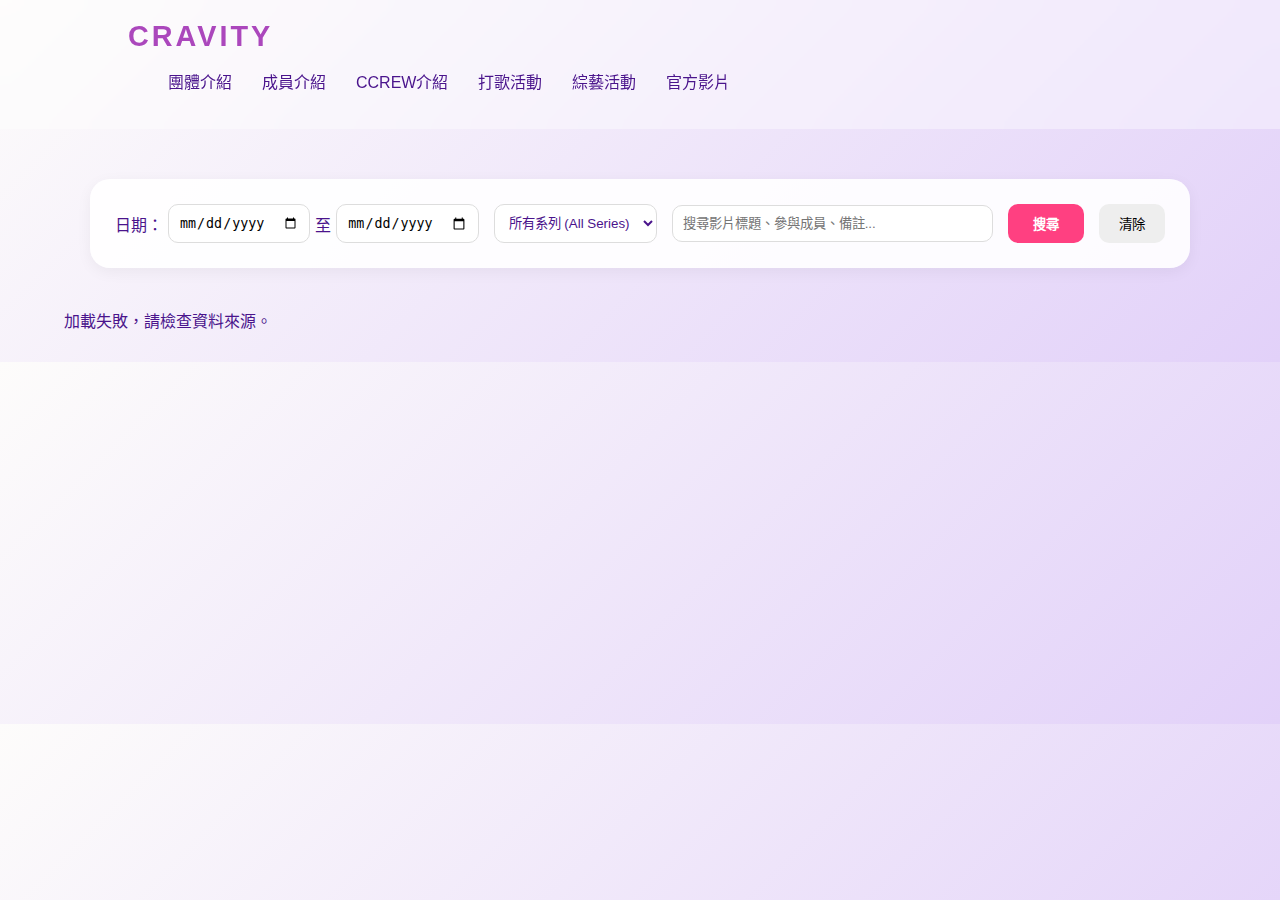
<file: official.html>
<!DOCTYPE html>
<html lang="zh-TW">
<head>
    <meta charset="UTF-8">
    <meta name="viewport" content="width=device-width, initial-scale=1.0">
    <title>CRAVITY | 官方影片</title>
    <link rel="stylesheet" href="style.css">
    <style>
        /* 保持視覺統一性 */
        .container { padding: 30px 5%; max-width: 1400px; margin: 0 auto; }
        .group-section { margin-bottom: 60px; }
        .group-header {
            font-size: 2rem;
            color: #333;
            margin-bottom: 20px;
            border-left: 6px solid #ff4081;
            padding-left: 15px;
            display: flex;
            align-items: baseline;
            gap: 10px;
        }

        /* 滑動容器 */
        .slider-container { position: relative; width: 100%; }
        .cards-wrapper {
            display: flex;
            gap: 25px;
            overflow-x: auto;
            scroll-behavior: smooth;
            padding: 15px 5px;
            scrollbar-width: none;
            scroll-snap-type: x mandatory;
        }
        .cards-wrapper::-webkit-scrollbar { display: none; }

        /* 官方影片卡片樣式 */
        .official-card {
            flex: 0 0 320px;
            min-width: 320px;
            background: rgba(255, 255, 255, 0.85);
            backdrop-filter: blur(15px);
            border-radius: 25px;
            border: 1px solid rgba(255, 255, 255, 0.4);
            overflow: hidden;
            box-shadow: 0 10px 30px rgba(0,0,0,0.05);
            display: flex;
            flex-direction: column;
            scroll-snap-align: start;
        }

        .img-container {
            width: 100%;
            aspect-ratio: 16 / 9;
            background: #222;
            display: flex;
            align-items: center;
            justify-content: center;
            position: relative;
            overflow: hidden;
        }
        .img-blur-bg {
            position: absolute;
            width: 100%; height: 100%;
            background-size: cover;
            background-position: center;
            filter: blur(15px);
            opacity: 0.4;
            z-index: 1;
        }
        .card-img {
            position: relative;
            z-index: 2;
            max-width: 100%;
            max-height: 100%;
            object-fit: contain;
        }

        .card-info { padding: 20px; flex-grow: 1; display: flex; flex-direction: column; color: #333; }
        .info-date { font-size: 0.85rem; color: #666; margin-bottom: 5px; }
        .info-title { font-weight: bold; font-size: 1.1rem; margin-bottom: 8px; min-height: 2.8em; line-height: 1.4; color: #000; }
        .info-cast { font-size: 0.9rem; color: #ff4081; margin-bottom: 5px; }
        .info-note { font-size: 0.85rem; color: #888; font-style: italic; margin-bottom: 15px; }

        .btn-watch {
            display: block;
            text-align: center;
            background: #ff4081;
            color: white !important;
            padding: 10px;
            border-radius: 12px;
            font-weight: bold;
            text-decoration: none;
            margin-top: auto;
            transition: 0.3s;
        }
        .btn-watch:hover { background: #e91e63; transform: scale(1.02); }

        .nav-arrow {
            position: absolute; top: 50%; transform: translateY(-50%);
            width: 45px; height: 45px; background: white; border: none;
            border-radius: 50%; box-shadow: 0 4px 15px rgba(0,0,0,0.1);
            cursor: pointer; z-index: 10; color: #ff4081;
            display: flex; align-items: center; justify-content: center;
        }
        .nav-arrow.left { left: -20px; }
        .nav-arrow.right { right: -20px; }

        /* 搜尋區塊 */
        .search-container {
            max-width: 1100px; margin: 20px auto 40px; padding: 25px;
            background: rgba(255, 255, 255, 0.9); border-radius: 20px;
            display: flex; flex-wrap: wrap; gap: 15px;
            justify-content: center; align-items: center;
            box-shadow: 0 4px 15px rgba(0,0,0,0.05);
        }
        .search-box { padding: 10px; border-radius: 10px; border: 1px solid #ddd; outline: none; }

        @media (max-width: 768px) {
            .nav-arrow { display: none; }
            .official-card { flex: 0 0 85%; min-width: 280px; }
            .search-container { flex-direction: column; align-items: stretch; }
        }
    </style>
</head>
<body>

<nav>
    <div class="nav-container">
        <div class="logo">CRAVITY</div>
        <div class="menu-toggle" id="mobile-menu">
            <span class="bar"></span>
            <span class="bar"></span>
            <span class="bar"></span>
        </div>
        <ul class="nav-menu">
            <li><a href="index.html">團體介紹</a></li>
            <li><a href="members.html">成員介紹</a></li>
            <li><a href="ccrew.html">CCREW介紹</a></li>
            <li><a href="discography.html">打歌活動</a></li>
            <li><a href="variety.html">綜藝活動</a></li>
            <li><a href="official.html">官方影片</a></li>
        </ul>
    </div>
</nav>

<div class="container">
    <div class="search-container">
        <div style="display:flex; gap:5px; align-items:center;">
            日期：<input type="date" id="startDate" class="search-box"> 至 <input type="date" id="endDate" class="search-box">
        </div>
        
        <select id="categoryFilter" class="search-box">
            <option value="">所有系列 (All Series)</option>
        </select>

        <input type="text" id="keywordSearch" class="search-box" placeholder="搜尋影片標題、參與成員、備註..." style="flex-grow: 1;">
        
        <button onclick="applyFilters()" style="background:#ff4081; color:white; border:none; padding:10px 25px; border-radius:10px; cursor:pointer; font-weight:bold;">搜尋</button>
        <button onclick="clearFilters()" style="background:#eee; border:none; padding:10px 20px; border-radius:10px; cursor:pointer;">清除</button>
    </div>

    <div id="officialDisplay">
        <p style="text-align: center; padding: 50px;">正在加載影片資料...</p>
    </div>
</div>

<script>
    const SCRIPT_URL = "https://script.google.com/macros/s/AKfycbxoOChbgdxhQb-iAwLewfnQgt8kdcBf_lww5VtlHzJxK1_Wuuzz6IxUxvtnAihK-nBD/exec";
    let allOfficialData = [];

    async function loadOfficialData() {
        try {
            const response = await fetch(`${SCRIPT_URL}?type=official`);
            allOfficialData = await response.json();
            
            if (!allOfficialData || allOfficialData.length === 0) {
                document.getElementById('officialDisplay').innerHTML = "目前尚無影片資料。";
                return;
            }

            // 動態生成類別選單
            populateCategories(allOfficialData);
            applyFilters();
        } catch (e) {
            document.getElementById('officialDisplay').innerHTML = "加載失敗，請檢查資料來源。";
        }
    }

    function populateCategories(data) {
        const select = document.getElementById('categoryFilter');
        const categories = [...new Set(data.map(item => item.category).filter(c => c))].sort();
        
        categories.forEach(cat => {
            const opt = document.createElement('option');
            opt.value = cat;
            opt.textContent = cat;
            select.appendChild(opt);
        });
    }

    function applyFilters() {
    const start = document.getElementById('startDate').value;
    const end = document.getElementById('endDate').value;
    const cat = document.getElementById('categoryFilter').value;
    const keyword = document.getElementById('keywordSearch').value.toLowerCase().trim();

    const filtered = allOfficialData.filter(item => {
        let itemDate = item.date ? new Date(item.date).toISOString().split('T')[0] : "";
        if (start && itemDate < start) return false;
        if (end && itemDate > end) return false;

        if (cat && item.category !== cat) return false;
        if (keyword) {
            const titleMatch = item.title.toLowerCase().includes(keyword);
            const isAllMember = item.cast.includes("全體") || item.cast.includes("全員");
            const castMatch = item.cast.toLowerCase().includes(keyword);

            // 只要標題中、備註中、成員中符合，或是該影片是「全體」影片，就顯示
            if (!(titleMatch || noteMatch || castMatch || isAllMember)) return false;
        }
        
        return true;
    });

    renderSections(filtered);
}

    function renderSections(data) {
        const container = document.getElementById('officialDisplay');
        container.innerHTML = "";
        
        // 按 Category 分組
        const grouped = data.reduce((acc, item) => {
            if (!acc[item.category]) acc[item.category] = [];
            acc[item.category].push(item);
            return acc;
        }, {});

        const fragment = document.createDocumentFragment();

        for (const catName in grouped) {
            const section = document.createElement('div');
            section.className = 'group-section';

            const cardsHTML = grouped[catName].map(item => {
                const dateStr = item.date ? new Date(item.date).toISOString().split('T')[0] : "無日期";
                const safeImg = item.imageUrl || 'images/none.jpg';

                return `
                    <div class="official-card">
                        <div class="img-container">
                            <div class="img-blur-bg" style="background-image: url('${safeImg}')"></div>
                            <img src="${safeImg}" class="card-img" onerror="this.src='images/none.jpg'">
                        </div>
                        <div class="card-info">
                            <div class="info-date">${dateStr}</div>
                            <div class="info-title">${item.title}</div>
                            <div class="info-cast">👥 ${item.cast || '全員'}</div>
                            <div class="info-note">${item.note || ''}</div>
                            <a href="${item.link}" target="_blank" class="btn-watch">觀看影片</a>
                        </div>
                    </div>
                `;
            }).join('');

            section.innerHTML = `
                <h2 class="group-header">${catName} <span style="font-size:1rem; color:#999; font-weight:normal;">(${grouped[catName].length})</span></h2>
                <div class="slider-container">
                    <button class="nav-arrow left" onclick="scrollSlider(this, -1)">❮</button>
                    <div class="cards-wrapper">${cardsHTML}</div>
                    <button class="nav-arrow right" onclick="scrollSlider(this, 1)">❯</button>
                </div>
            `;
            fragment.appendChild(section);
        }

        if (fragment.childNodes.length === 0) {
            container.innerHTML = "<p style='text-align:center; padding:50px;'>找不到符合條件的影片。</p>";
        } else {
            container.appendChild(fragment);
        }
    }

    function scrollSlider(btn, dir) {
        const wrapper = btn.parentElement.querySelector('.cards-wrapper');
        wrapper.scrollBy({ left: dir * (wrapper.offsetWidth * 0.8), behavior: 'smooth' });
    }

    function clearFilters() {
        document.getElementById('startDate').value = "";
        document.getElementById('endDate').value = "";
        document.getElementById('categoryFilter').value = "";
        document.getElementById('keywordSearch').value = "";
        applyFilters();
    }

    const menu = document.querySelector('#mobile-menu');
const menuLinks = document.querySelector('.nav-menu');

menu.addEventListener('click', function() {
    menu.classList.toggle('is-active');
    menuLinks.classList.toggle('active');
});

document.querySelectorAll('.nav-menu a').forEach(n => n.addEventListener('click', () => {
    menu.classList.remove('is-active');
    menuLinks.classList.remove('active');
}));

    window.onload = loadOfficialData;
</script>
</body>

</html>
</file>
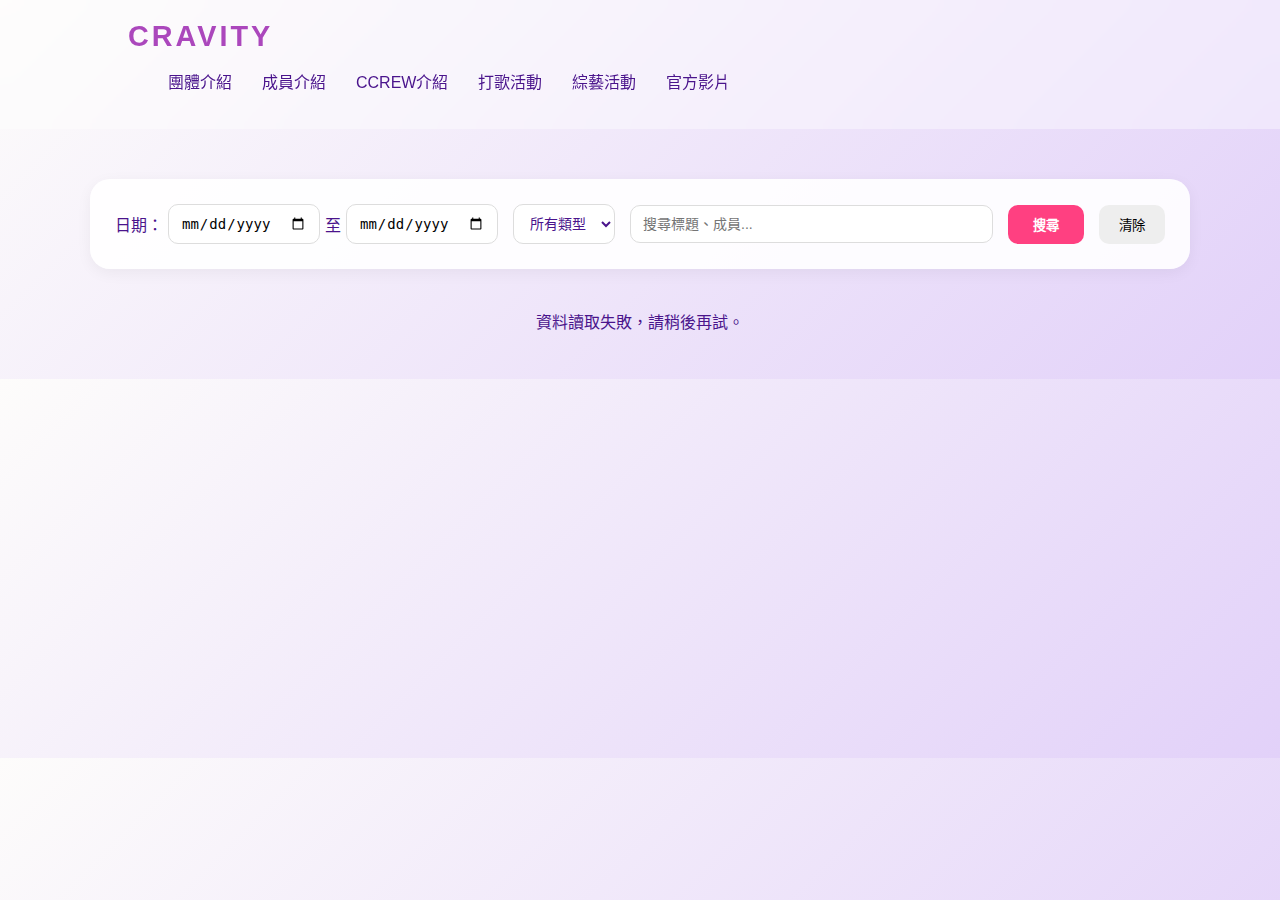
<file: variety.html>
<!DOCTYPE html>
<html lang="zh-TW">
<head>
    <meta charset="UTF-8">
    <meta name="viewport" content="width=device-width, initial-scale=1.0">
    <title>CRAVITY | 綜藝活動</title>
    <link rel="stylesheet" href="style.css">
    <style>
        /* 基礎樣式 */
        .container { padding: 30px 5%; max-width: 1400px; margin: 0 auto; }
        .category-group { margin-bottom: 60px; }
        .category-header {
            font-size: 2rem;
            color: var(--dark-purple, #333);
            margin-bottom: 20px;
            border-left: 6px solid #ff4081;
            padding-left: 15px;
            display: flex;
            align-items: baseline;
            gap: 10px;
        }

        /* 滑動容器樣式 */
        .slider-container { position: relative; width: 100%; }
        .cards-wrapper {
            display: flex;
            gap: 25px;
            overflow-x: auto;
            scroll-behavior: smooth;
            padding: 15px 5px;
            scrollbar-width: none;
            scroll-snap-type: x mandatory;
        }
        .cards-wrapper::-webkit-scrollbar { display: none; }

        /* 綜藝卡片樣式 */
        .variety-card {
            flex: 0 0 320px;
            min-width: 320px;
            background: rgba(255, 255, 255, 0.85);
            backdrop-filter: blur(15px);
            border-radius: 25px;
            border: 1px solid rgba(255, 255, 255, 0.4);
            overflow: hidden;
            box-shadow: 0 10px 30px rgba(0,0,0,0.05);
            display: flex;
            flex-direction: column;
            scroll-snap-align: start;
        }

        /* 圖片處理：不裁切、模糊背景、限制高度 */
        .img-container {
            width: 100%;
            aspect-ratio: 16 / 9;
            background: #222;
            display: flex;
            align-items: center;
            justify-content: center;
            position: relative;
            overflow: hidden;
        }
        .img-blur-bg {
            position: absolute;
            width: 100%; height: 100%;
            background-size: cover;
            background-position: center;
            filter: blur(15px);
            opacity: 0.4;
            z-index: 1;
        }
        .variety-img {
            position: relative;
            z-index: 2;
            max-width: 100%;
            max-height: 100%;
            object-fit: contain;
        }

        .card-body { padding: 20px; flex-grow: 1; display: flex; flex-direction: column; color: #333; }
        .v-date { font-size: 0.85rem; color: #666; margin-bottom: 5px; }
        .v-sub { font-size: 0.9rem; color: #ff4081; font-weight: bold; margin-bottom: 5px; }
        .v-title { font-weight: bold; font-size: 1.2rem; margin-bottom: 10px; min-height: 2.8em; line-height: 1.4; }
        .v-cast { font-size: 0.9rem; color: #555; margin-bottom: 15px; }

        .watch-link {
            display: block;
            text-align: center;
            background: #ff4081;
            color: white !important;
            padding: 10px;
            border-radius: 12px;
            font-weight: bold;
            text-decoration: none;
            margin-top: auto;
            transition: 0.3s;
        }
        .watch-link:hover { background: #e91e63; transform: scale(1.02); }

        /* 導覽箭頭 */
        .nav-arrow {
            position: absolute; top: 50%; transform: translateY(-50%);
            width: 45px; height: 45px; background: white; border: none;
            border-radius: 50%; box-shadow: 0 4px 15px rgba(0,0,0,0.1);
            cursor: pointer; z-index: 10; color: #ff4081;
            display: flex; align-items: center; justify-content: center;
        }
        .nav-arrow.left { left: -20px; }
        .nav-arrow.right { right: -20px; }

        /* 搜尋區塊 */
        .search-container {
            max-width: 1100px; margin: 20px auto 40px; padding: 25px;
            background: rgba(255, 255, 255, 0.9); border-radius: 20px;
            display: flex; flex-wrap: wrap; gap: 15px;
            justify-content: center; align-items: center;
            box-shadow: 0 4px 15px rgba(0,0,0,0.05);
        }
        .search-box { padding: 10px 12px; border-radius: 10px; border: 1px solid #ddd; font-size: 14px; }
        .btn-search { background: #ff4081; color: white; border: none; padding: 10px 25px; border-radius: 10px; cursor: pointer; font-weight: bold; }

        @media (max-width: 768px) {
            .nav-arrow { display: none; }
            .variety-card { flex: 0 0 85%; min-width: 280px; }
            .search-container { flex-direction: column; align-items: stretch; }
        }
    </style>
</head>
<body>

<nav>
    <div class="nav-container">
        <div class="logo">CRAVITY</div>
        <div class="menu-toggle" id="mobile-menu">
            <span class="bar"></span>
            <span class="bar"></span>
            <span class="bar"></span>
        </div>
        <ul class="nav-menu">
            <li><a href="index.html">團體介紹</a></li>
            <li><a href="members.html">成員介紹</a></li>
            <li><a href="ccrew.html">CCREW介紹</a></li>
            <li><a href="discography.html">打歌活動</a></li>
            <li><a href="variety.html">綜藝活動</a></li>
            <li><a href="official.html">官方影片</a></li>
        </ul>
    </div>
</nav>

<div class="container">
    <div class="search-container">
        <div style="display:flex; gap:5px; align-items:center;">
            日期：<input type="date" id="startDate" class="search-box"> 至 <input type="date" id="endDate" class="search-box">
        </div>
        
        <select id="categoryFilter" class="search-box">
            <option value="">所有類型</option>
            <option value="電台">電台</option>
            <option value="綜藝">綜藝</option>
            <option value="採訪">採訪</option>
        </select>

        <input type="text" id="keywordSearch" class="search-box" placeholder="搜尋標題、成員..." style="flex-grow: 1;">
        
        <button class="btn-search" onclick="applyFilters()">搜尋</button>
        <button style="background:#eee; border:none; padding:10px 20px; border-radius:10px; cursor:pointer;" onclick="clearFilters()">清除</button>
    </div>

    <div id="varietyDisplay">
        <p style="text-align: center; padding: 50px;">正在加載活動資料...</p>
    </div>
</div>

<script>
    const SCRIPT_URL = "https://script.google.com/macros/s/AKfycbxoOChbgdxhQb-iAwLewfnQgt8kdcBf_lww5VtlHzJxK1_Wuuzz6IxUxvtnAihK-nBD/exec";
    let allVarietyData = [];

    async function loadData() {
        try {
            const response = await fetch(`${SCRIPT_URL}?type=variety`);
            allVarietyData = await response.json();
            applyFilters();
        } catch (e) {
            document.getElementById('varietyDisplay').innerHTML = "<p style='text-align:center;'>資料讀取失敗，請稍後再試。</p>";
        }
    }

    function applyFilters() {
        const start = document.getElementById('startDate').value;
        const end = document.getElementById('endDate').value;
        const category = document.getElementById('categoryFilter').value;
        const keyword = document.getElementById('keywordSearch').value.toLowerCase().trim();

        const filtered = allVarietyData.filter(item => {
            // 1. 分類過濾
            if (category && item.mainCategory !== category) return false;

            // 2. 日期過濾
            let itemDate = item.date ? item.date.split('T')[0] : "";
            if (start && itemDate < start) return false;
            if (end && itemDate > end) return false;

            // 3. 關鍵字過濾 ( subTitle, cast)
            if (keyword) {
                const searchStr = `${item.subTitle} ${item.cast}`.toLowerCase();
                if (!searchStr.includes(keyword)) return false;
            }
            return true;
        });

        renderOptimized(filtered);
    }

    function renderOptimized(data) {
        const container = document.getElementById('varietyDisplay');
        container.innerHTML = "";
        
        const categories = ["電台", "綜藝", "採訪"];
        const fragment = document.createDocumentFragment();

        categories.forEach(cat => {
            const catData = data.filter(item => item.mainCategory === cat);
            if (catData.length === 0) return;

            const section = document.createElement('div');
            section.className = 'category-group';

            const cardsHTML = catData.map(item => {
                const dateStr = item.date ? item.date.split('T')[0] : "無日期";
                const safeImg = item.imageUrl ? (item.imageUrl.startsWith('http') ? item.imageUrl : `images/Variety/${item.imageUrl}`) : 'images/none.jpg';

                return `
                    <div class="variety-card">
                        <div class="img-container">
                            <div class="img-blur-bg" style="background-image: url('${safeImg}')"></div>
                            <img src="${safeImg}" class="variety-img" onerror="this.src='images/none.jpg'">
                        </div>
                        <div class="card-body">
                            <div class="v-date">${dateStr}</div>
                            <div class="v-sub">${item.subTitle}</div>
                            <div class="v-title">${item.title}</div>
                            <div class="v-cast">參與 ${item.cast}</div>
                            <a href="${item.link}" target="_blank" class="watch-link">觀看</a>
                        </div>
                    </div>
                `;
            }).join('');

            section.innerHTML = `
                <h2 class="category-header">${cat} <span style="font-size:1rem; color:#999; font-weight:normal;">(${catData.length})</span></h2>
                <div class="slider-container">
                    <button class="nav-arrow left" onclick="scrollSlider(this, -1)">❮</button>
                    <div class="cards-wrapper">${cardsHTML}</div>
                    <button class="nav-arrow right" onclick="scrollSlider(this, 1)">❯</button>
                </div>
            `;
            fragment.appendChild(section);
        });

        if (fragment.childNodes.length === 0) {
            container.innerHTML = "<p style='text-align:center; padding:50px;'>找不到符合條件的活動。</p>";
        } else {
            container.appendChild(fragment);
        }
    }

    function scrollSlider(btn, dir) {
        const wrapper = btn.parentElement.querySelector('.cards-wrapper');
        wrapper.scrollBy({ left: dir * (wrapper.offsetWidth * 0.8), behavior: 'smooth' });
    }

    function clearFilters() {
        document.getElementById('startDate').value = "";
        document.getElementById('endDate').value = "";
        document.getElementById('categoryFilter').value = "";
        document.getElementById('keywordSearch').value = "";
        applyFilters();
    }
    const menu = document.querySelector('#mobile-menu');
    const menuLinks = document.querySelector('.nav-menu');

    menu.addEventListener('click', function() {
        menu.classList.toggle('is-active');
        menuLinks.classList.toggle('active');
    });
    
    document.querySelectorAll('.nav-menu a').forEach(n => n.addEventListener('click', () => {
        menu.classList.remove('is-active');
        menuLinks.classList.remove('active');
    }));
    window.onload = loadData;
</script>
</body>
</html>
</file>
<file: style.css>
/* 基礎設定 */
:root {
    --bg-light: #fdfcfb;
    --main-purple: #ab47bc;
    --soft-pink: #f3e5f5;
    --dark-purple: #4a148c;
    --glass: rgba(255, 255, 255, 0.5);
}

* {
    box-sizing: border-box;
    scroll-behavior: smooth;
}

body {
    margin: 0;
    padding: 0;
    font-family: 'PingFang TC', 'Microsoft JhengHei', sans-serif;
    background: linear-gradient(135deg, #fdfcfb 0%, #e2d1f9 100%);
    color: var(--dark-purple);
    overflow-x: hidden;
}

/* 宇宙星星背景效果 */
.stars {
    position: fixed;
    top: 0;
    left: 0;
    width: 100%;
    height: 100%;
    background: radial-gradient(circle at center, transparent 0%, rgba(226, 209, 249, 0.2) 100%);
    z-index: -1;
    pointer-events: none;
}

/* 導覽列 */
nav {
    display: flex;
    justify-content: space-between;
    align-items: center;
    padding: 20px 10%;
    position: sticky;
    top: 0;
    background: rgba(255, 255, 255, 0.4);
    backdrop-filter: blur(10px);
    z-index: 100;
}

nav .logo {
    font-size: 1.8rem;
    font-weight: bold;
    letter-spacing: 3px;
    color: var(--main-purple);
}

nav ul {
    display: flex;
    list-style: none;
    gap: 30px;
}

nav ul li a {
    text-decoration: none;
    color: var(--dark-purple);
    font-weight: 500;
    transition: 0.3s;
}

nav ul li a:hover {
    color: var(--main-purple);
}

/* 共用區塊樣式 */
.section {
    padding: 100px 10%;
    min-height: 80vh;
    display: flex;
    flex-direction: column;
    align-items: center;
}

.glass-card {
    background: var(--glass);
    backdrop-filter: blur(15px);
    border: 1px solid rgba(255, 255, 255, 0.3);
    border-radius: 30px;
    padding: 50px;
    text-align: center;
    box-shadow: 0 15px 35px rgba(171, 71, 188, 0.1);
}

/* 團體介紹區 */
.hero h1 {
    font-size: 4rem;
    margin: 0;
    background: linear-gradient(to right, #6a1b9a, #ab47bc);
    -webkit-background-clip: text;
    -webkit-text-fill-color: transparent;
}

/* 團體事件 - 時間軸 */
.section-title {
    font-size: 2.5rem;
    margin-bottom: 50px;
    position: relative;
}

/* 2. 團體事件 - 時間軸區塊 */
.timeline-container {
    width: 100%;
    max-width: 700px; /* 固定寬度 */
    max-height: 500px; /* 固定高度，超過則顯示滾動條 */
    overflow-y: auto; /* 開啟垂直滾動 */
    padding: 30px 20px 30px 60px; /* 留出左側給點點空間 */
    background: rgba(255, 255, 255, 0.3); /* 輕微透明背景 */
    backdrop-filter: blur(10px);
    border-radius: 20px;
    border: 1px solid rgba(255, 255, 255, 0.5);
    
    /* 自訂捲軸樣式 (夢幻紫) */
    scrollbar-width: thin;
    scrollbar-color: var(--main-purple) transparent;
}

/* Chrome/Edge/Safari 的滾動條樣式 */
.timeline-container::-webkit-scrollbar {
    width: 6px;
}
.timeline-container::-webkit-scrollbar-thumb {
    background-color: var(--main-purple);
    border-radius: 10px;
}
.timeline-container::-webkit-scrollbar-track {
    background: transparent;
}

.timeline {
    border-left: 3px solid var(--main-purple);
    position: relative;
}

/* 確保時間軸點點位置正確 */
.timeline-item {
    position: relative;
    margin-bottom: 40px;
    padding-left: 20px;
}

.timeline-dot {
    position: absolute;
    left: -31.5px; /* 根據邊距微調 */
    width: 20px;
    height: 20px;
    background: var(--main-purple);
    border-radius: 50%;
    box-shadow: 0 0 10px var(--main-purple);
}

/* CP 介紹區 */
.cp-container {
    width: 100%;
    max-width: 900px;
}

.cp-picker {
    display: flex;
    justify-content: space-around;
    align-items: center;
    margin-bottom: 40px;
}

.circle-frame {
    width: 180px;
    height: 180px;
    border-radius: 50%;
    overflow: hidden;
    border: 5px solid white;
    box-shadow: 0 0 25px rgba(171, 71, 188, 0.2);
    margin-bottom: 20px;
    transition: 0.5s;
}

.circle-frame img {
    width: 100%;
    height: 100%;
    object-fit: cover;
}

select {
    padding: 10px;
    border-radius: 20px;
    border: 1px solid var(--main-purple);
    background: white;
    color: var(--dark-purple);
    outline: none;
}

.plus-sign {
    font-size: 3rem;
    animation: pulse 2s infinite;
}

@keyframes pulse {
    0% { transform: scale(1); opacity: 1; }
    50% { transform: scale(1.2); opacity: 0.7; }
    100% { transform: scale(1); opacity: 1; }

}
</file>
